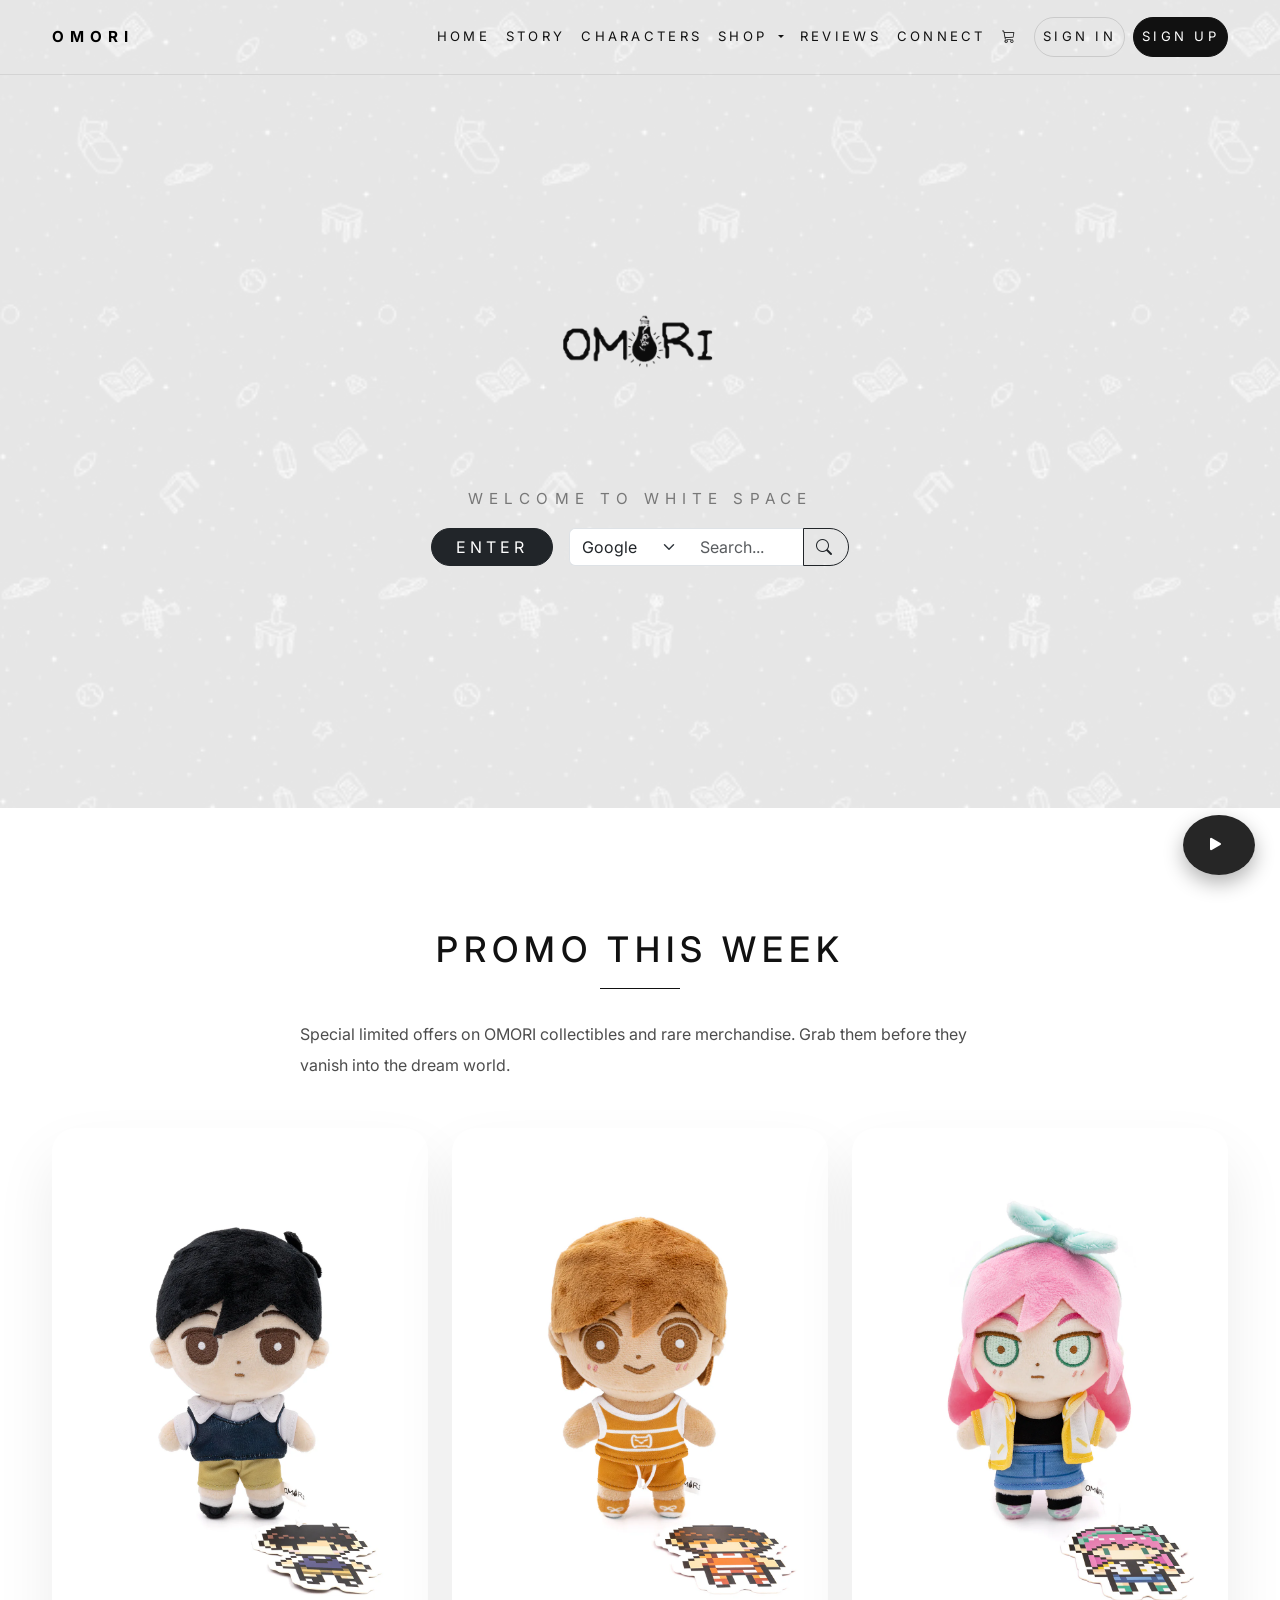
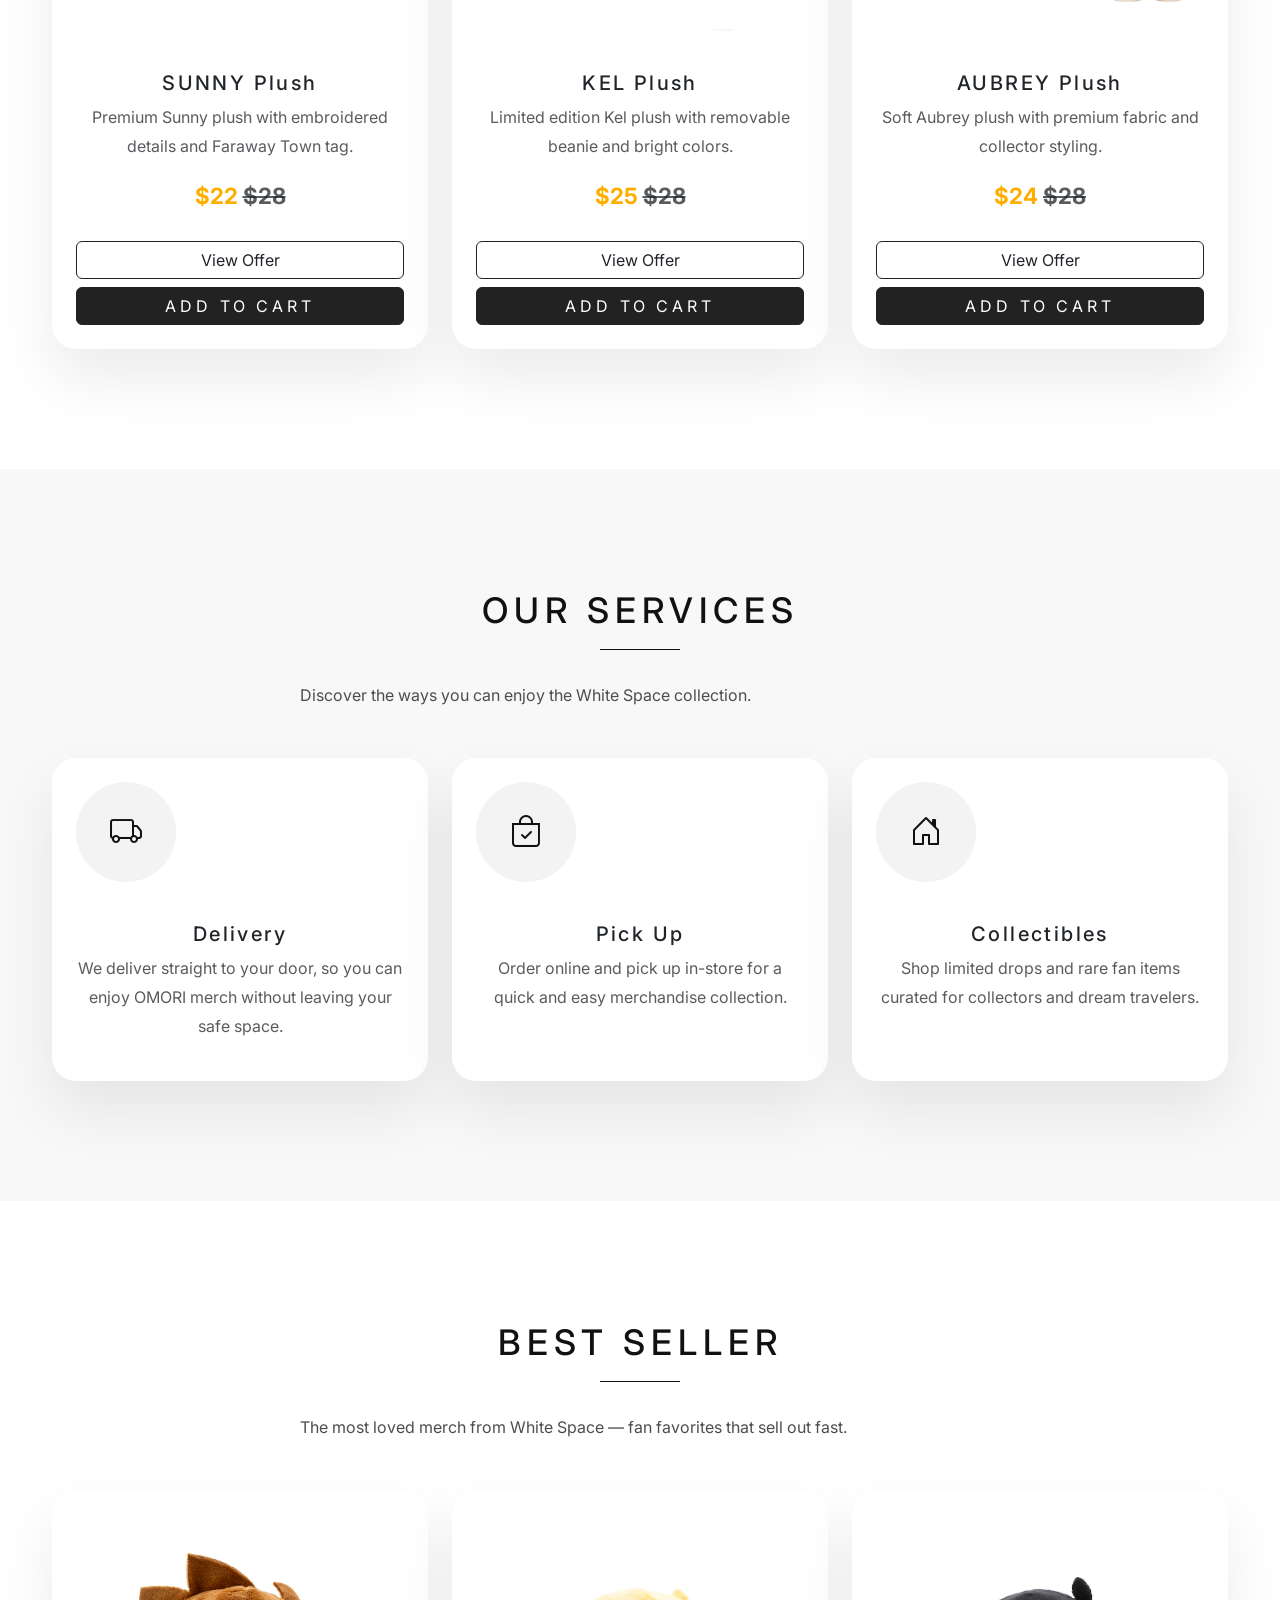
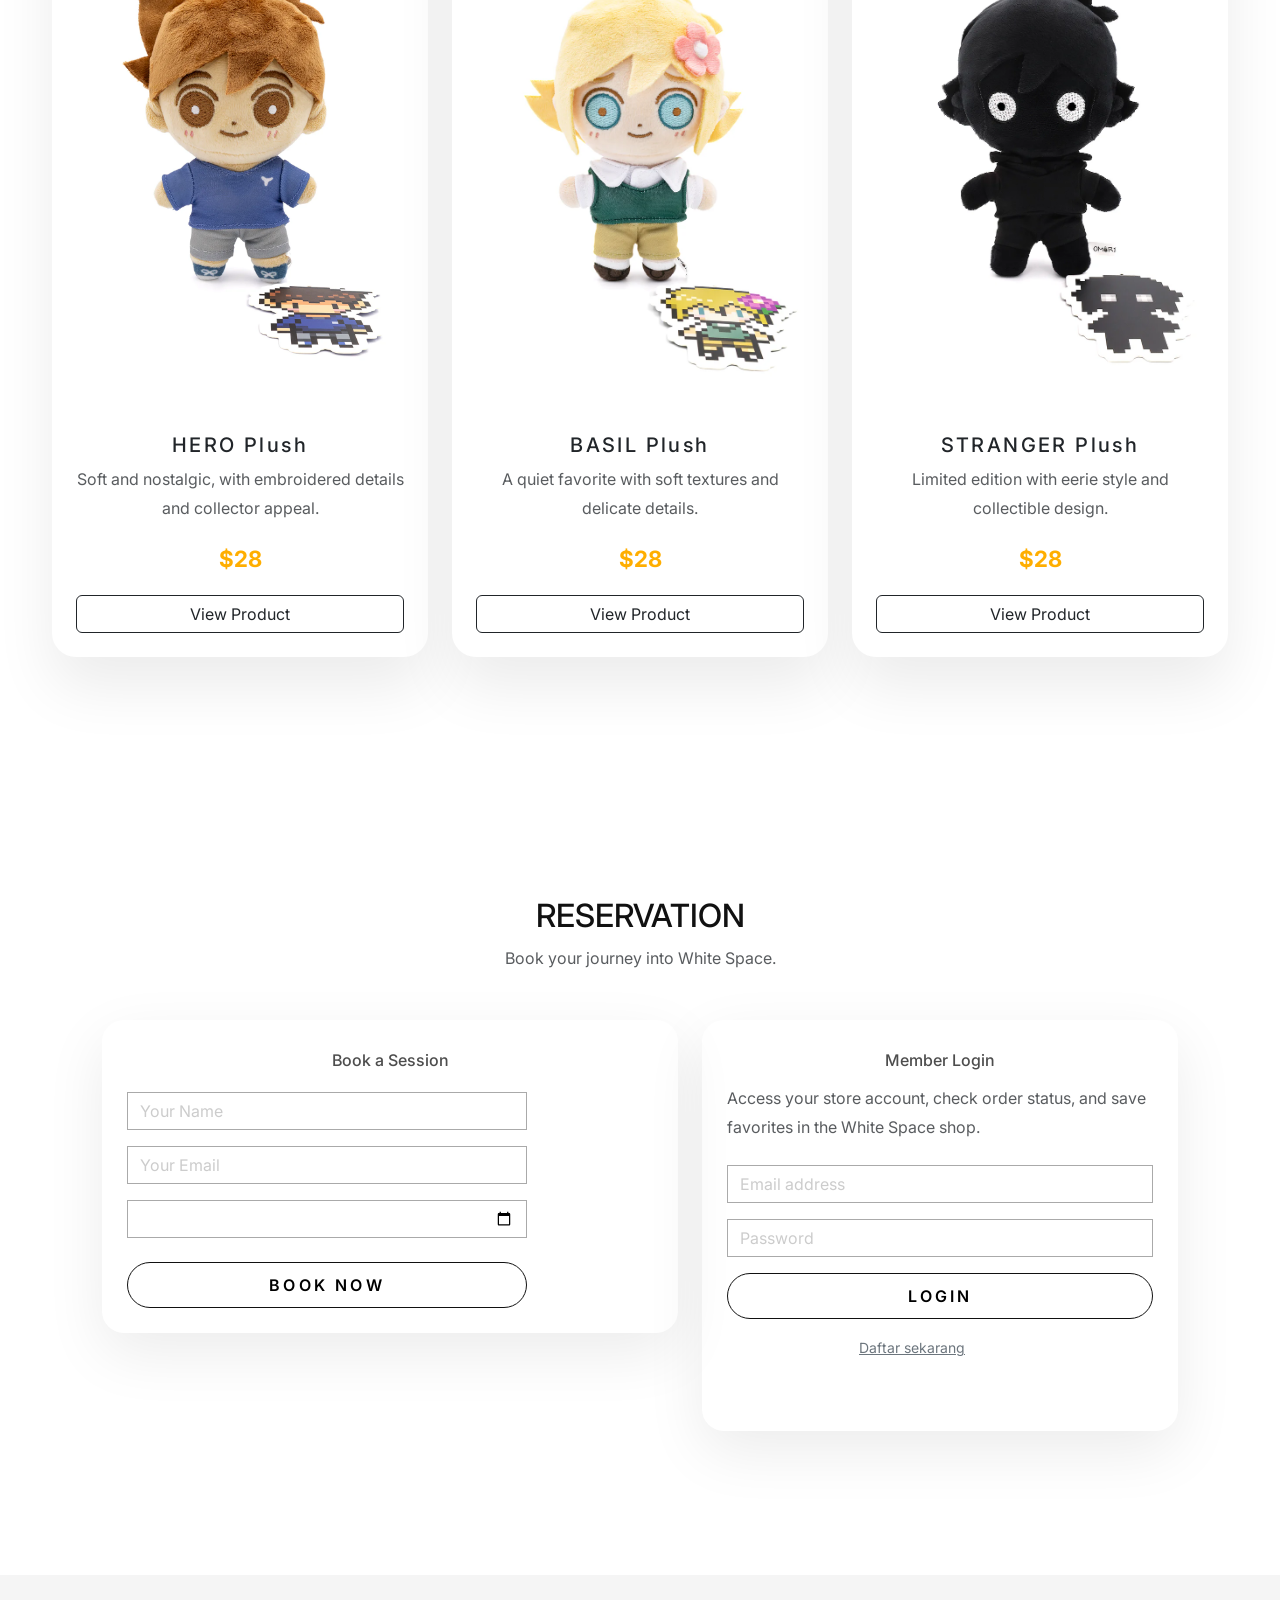
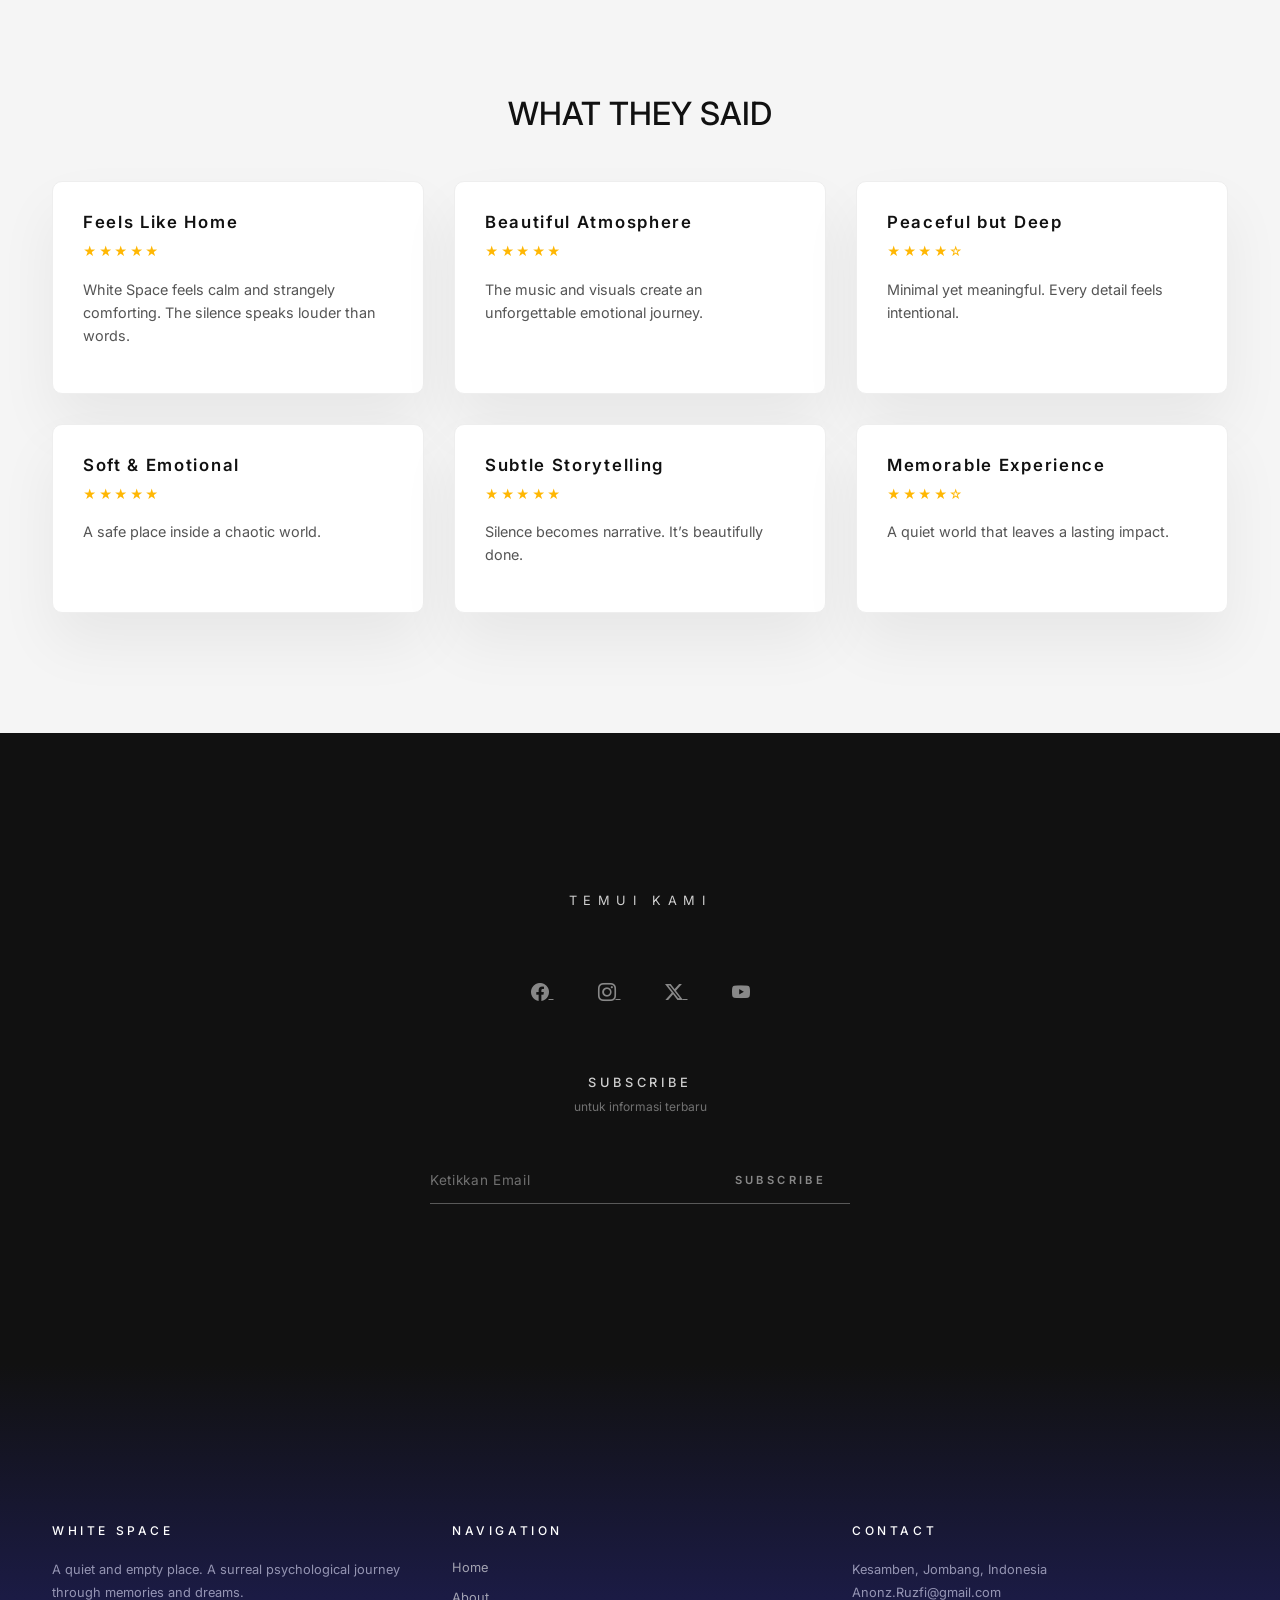
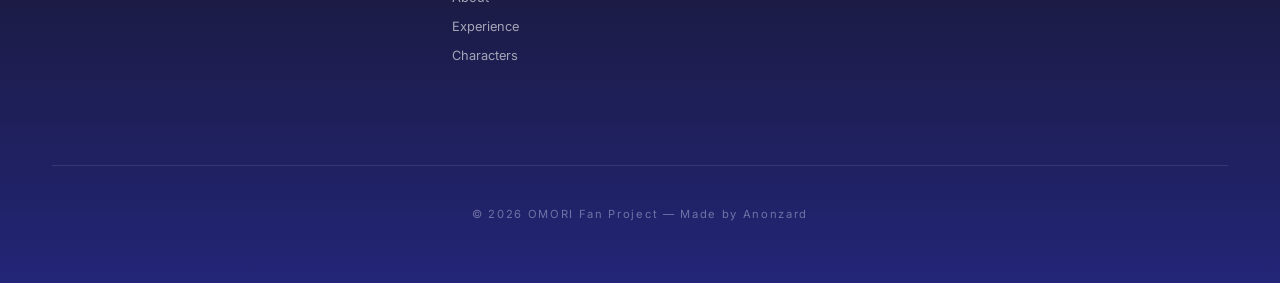
<file: index.html>
<!doctype html>
<html lang="en">
<head>
  <meta charset="UTF-8">
  <title>OMORI</title>
  <meta name="viewport" content="width=device-width, initial-scale=1">

  <link href="https://cdn.jsdelivr.net/npm/bootstrap@5.3.3/dist/css/bootstrap.min.css" rel="stylesheet">
  <link href="https://cdn.jsdelivr.net/npm/bootstrap-icons/font/bootstrap-icons.css" rel="stylesheet">
  <link href="https://cdn.jsdelivr.net/npm/bootstrap-icons@1.11.3/font/bootstrap-icons.css" rel="stylesheet">
  <link rel="stylesheet" href="css/style.css">
</head>
<body>

<!-- NAVBAR -->
<nav id="mainNav" class="navbar navbar-expand-lg fixed-top">
  <div class="container">
    <a class="navbar-brand" href="#">OMORI</a>

    <button class="navbar-toggler" type="button" data-bs-toggle="collapse" data-bs-target="#omoriNav">
      <span class="navbar-toggler-icon"></span>
    </button>

    <div class="collapse navbar-collapse" id="omoriNav">
      <ul class="navbar-nav ms-auto">

        <li class="nav-item">
          <a class="nav-link" href="#home">Home</a>
        </li>

        <li class="nav-item">
          <a class="nav-link" href="#about">Story</a>
        </li>

        <li class="nav-item">
          <a class="nav-link" href="#characters">Characters</a>
        </li>

        <li class="nav-item dropdown">
          <a class="nav-link dropdown-toggle" href="#" id="shopDropdown" role="button" data-bs-toggle="dropdown">
            Shop
          </a>
          <ul class="dropdown-menu" aria-labelledby="shopDropdown">
            <li><a class="dropdown-item" href="product.html">Merchandise</a></li>
            <li><a class="dropdown-item" href="promo.html">Promo</a></li>
          </ul>
        </li>

        <li class="nav-item">
          <a class="nav-link" href="#review">Reviews</a>
        </li>

        <li class="nav-item">
          <a class="nav-link" href="#connect">Connect</a>
        </li>

        <li class="nav-item cart-icon">
          <a class="nav-link" href="cart.html">
            <i class="bi bi-cart3"></i>
            <span class="cart-count" id="cartCount">0</span>
          </a>
        </li>
        <li class="nav-item">
          <a class="nav-link btn-signin" href="signin.html">Sign In</a>
        </li>
        <li class="nav-item">
          <a class="nav-link btn-signup" href="signup.html">Sign Up</a>
        </li>

      </ul>
    </div>
  </div>
</nav>


<!-- HERO WITH PARALLAX -->
<section id="home" class="hero parallax fade">
  <div class="hero-content text-center">
    
    <img src="img/logo.png" class="hero-logo">
    <p class="hero-sub">WELCOME TO WHITE SPACE</p>

    <!-- Enter + Search Wrapper -->
    <div class="d-flex justify-content-center align-items-center gap-3 flex-wrap mt-3">

      <!-- ENTER BUTTON -->
      <button id="enterBtn" class="btn btn-dark px-4">
        ENTER
      </button>

      <!-- SEARCH -->
      <div class="input-group hero-search">
        <form id="heroSearchForm" target="_blank" class="input-group hero-search">

        <select id="searchEngine" class="form-select">
          <option value="google">Google</option>
          <option value="youtube">YouTube</option>
          <option value="site">White Space</option>
        </select>

        <input 
          type="text" 
          id="searchQuery"
          class="form-control" 
          placeholder="Search..."
          required
        >

        <button class="btn btn-outline-dark" type="submit">
          <i class="bi bi-search"></i>
        </button>

        </form>
      </div>

    </div>

  </div>
</section>


<!-- PROMO THIS WEEK -->
<section id="promo" class="section promo-section fade">
  <div class="container">
    <h2 class="section-title">Promo This Week</h2>
    <p class="section-subtitle">
      Special limited offers on OMORI collectibles and rare merchandise. Grab them before they vanish into the dream world.
    </p>

    <div class="row g-4 justify-content-center">
      <div class="col-md-4">
        <div class="card promo-card h-100 p-4 text-center">
          <img src="img/march-sunny.png" class="card-img-top mb-4" alt="SUNNY Plush">
          <h5 class="card-title">SUNNY Plush</h5>
          <p class="card-text text-muted mb-3">Premium Sunny plush with embroidered details and Faraway Town tag.</p>
          <p class="product-price mb-4">$22 <span class="text-decoration-line-through text-muted">$28</span></p>
          <div class="d-grid gap-2">
            <a href="detail-sunny.html" class="btn btn-outline-dark">View Offer</a>
            <button class="btn btn-dark btn-add-cart" data-product="sunny">Add to Cart</button>
          </div>
        </div>
      </div>

      <div class="col-md-4">
        <div class="card promo-card h-100 p-4 text-center">
          <img src="img/march-kel.png" class="card-img-top mb-4" alt="KEL Plush">
          <h5 class="card-title">KEL Plush</h5>
          <p class="card-text text-muted mb-3">Limited edition Kel plush with removable beanie and bright colors.</p>
          <p class="product-price mb-4">$25 <span class="text-decoration-line-through text-muted">$28</span></p>
          <div class="d-grid gap-2">
            <a href="detail-kel.html" class="btn btn-outline-dark">View Offer</a>
            <button class="btn btn-dark btn-add-cart" data-product="kel">Add to Cart</button>
          </div>
        </div>
      </div>

      <div class="col-md-4">
        <div class="card promo-card h-100 p-4 text-center">
          <img src="img/march-aubrey.png" class="card-img-top mb-4" alt="AUBREY Plush">
          <h5 class="card-title">AUBREY Plush</h5>
          <p class="card-text text-muted mb-3">Soft Aubrey plush with premium fabric and collector styling.</p>
          <p class="product-price mb-4">$24 <span class="text-decoration-line-through text-muted">$28</span></p>
          <div class="d-grid gap-2">
            <a href="detail-aubrey.html" class="btn btn-outline-dark">View Offer</a>
            <button class="btn btn-dark btn-add-cart" data-product="aubrey">Add to Cart</button>
          </div>
        </div>
      </div>
    </div>
  </div>
</section>

<!-- OUR SERVICES -->
<section id="services" class="section services-section bg-light fade">
  <div class="container">
    <h2 class="section-title">Our Services</h2>
    <p class="section-subtitle">Discover the ways you can enjoy the White Space collection.</p>

    <div class="row g-4 justify-content-center">
      <div class="col-md-4">
        <div class="card service-card h-100 p-4 text-center">
          <div class="icon-service mb-4"><i class="bi bi-truck fs-2"></i></div>
          <h5>Delivery</h5>
          <p class="text-muted">We deliver straight to your door, so you can enjoy OMORI merch without leaving your safe space.</p>
        </div>
      </div>
      <div class="col-md-4">
        <div class="card service-card h-100 p-4 text-center">
          <div class="icon-service mb-4"><i class="bi bi-bag-check fs-2"></i></div>
          <h5>Pick Up</h5>
          <p class="text-muted">Order online and pick up in-store for a quick and easy merchandise collection.</p>
        </div>
      </div>
      <div class="col-md-4">
        <div class="card service-card h-100 p-4 text-center">
          <div class="icon-service mb-4"><i class="bi bi-house-door fs-2"></i></div>
          <h5>Collectibles</h5>
          <p class="text-muted">Shop limited drops and rare fan items curated for collectors and dream travelers.</p>
        </div>
      </div>
    </div>
  </div>
</section>

<!-- BEST SELLER -->
<section id="best-seller" class="section best-seller fade">
  <div class="container">
    <h2 class="section-title">Best Seller</h2>
    <p class="section-subtitle">The most loved merch from White Space — fan favorites that sell out fast.</p>

    <div class="row g-4 justify-content-center">
      <div class="col-sm-6 col-lg-4">
        <div class="card promo-card h-100 p-4 text-center">
          <img src="img/march-hero.png" class="card-img-top mb-4" alt="HERO Plush">
          <h5 class="card-title">HERO Plush</h5>
          <p class="card-text text-muted mb-3">Soft and nostalgic, with embroidered details and collector appeal.</p>
          <p class="product-price mb-3">$28</p>
          <a href="detail-hero.html" class="btn btn-outline-dark">View Product</a>
        </div>
      </div>
      <div class="col-sm-6 col-lg-4">
        <div class="card promo-card h-100 p-4 text-center">
          <img src="img/march-basil.png" class="card-img-top mb-4" alt="BASIL Plush">
          <h5 class="card-title">BASIL Plush</h5>
          <p class="card-text text-muted mb-3">A quiet favorite with soft textures and delicate details.</p>
          <p class="product-price mb-3">$28</p>
          <a href="detail-basil.html" class="btn btn-outline-dark">View Product</a>
        </div>
      </div>
      <div class="col-sm-6 col-lg-4">
        <div class="card promo-card h-100 p-4 text-center">
          <img src="img/march-omori_plushies_stranger_front.png" class="card-img-top mb-4" alt="STRANGER Plush">
          <h5 class="card-title">STRANGER Plush</h5>
          <p class="card-text text-muted mb-3">Limited edition with eerie style and collectible design.</p>
          <p class="product-price mb-3">$28</p>
          <a href="detail-stranger.html" class="btn btn-outline-dark">View Product</a>
        </div>
      </div>
    </div>
  </div>
</section>

<!-- RESERVATION SECTION -->
<section id="reservation" class="section fade">
  <div class="container">
    <div class="text-center mb-5">
      <h2>RESERVATION</h2>
      <p class="text-muted">
        Book your journey into White Space.
      </p>
    </div>

    <div class="row justify-content-center align-items-start gx-4">
      <div class="col-lg-6 mb-4">
        <div class="card reservation-card p-4">
          <h3 class="section-subtitle mb-3">Book a Session</h3>
          <form class="reservation-form">
            <input type="text" class="form-control mb-3 minimalist-input" placeholder="Your Name">
            <input type="email" class="form-control mb-3 minimalist-input" placeholder="Your Email">
            <input type="date" class="form-control mb-4 minimalist-input">
            <button class="minimal-btn w-100">BOOK NOW</button>
          </form>
        </div>
      </div>

      <div class="col-lg-5 mb-4">
        <div class="card login-card p-4">
          <h3 class="section-subtitle mb-2">Member Login</h3>
          <p class="text-muted mb-4">
            Access your store account, check order status, and save favorites in the White Space shop.
          </p>
          <form id="loginForm" class="login-form">
            <input type="email" class="form-control mb-3 minimalist-input" placeholder="Email address" required>
            <input type="password" class="form-control mb-3 minimalist-input" placeholder="Password" required>
            <button type="submit" class="minimal-btn w-100">LOGIN</button>
          </form>
          <div class="login-footer mt-3">
            <p class="small mb-1">Belum punya akun? <a href="product.html" class="link-secondary">Daftar sekarang</a></p>
            <p class="small">Atau masuk dengan akun toko resmi White Space.</p>
          </div>
        </div>
      </div>
    </div>
  </div>
</section>

<!-- REVIEW SECTION -->
<section id="review" class="section review-section fade">
  <div class="container text-center">
    <h2 class="mb-5">WHAT THEY SAID</h2>

    <div class="review-grid">

      <div class="review-card">
        <h6>Feels Like Home</h6>
        <div class="stars">★★★★★</div>
        <p>
          White Space feels calm and strangely comforting.
          The silence speaks louder than words.
        </p>
      </div>

      <div class="review-card">
        <h6>Beautiful Atmosphere</h6>
        <div class="stars">★★★★★</div>
        <p>
          The music and visuals create an unforgettable
          emotional journey.
        </p>
      </div>

      <div class="review-card">
        <h6>Peaceful but Deep</h6>
        <div class="stars">★★★★☆</div>
        <p>
          Minimal yet meaningful. Every detail feels intentional.
        </p>
      </div>

      <div class="review-card">
        <h6>Soft & Emotional</h6>
        <div class="stars">★★★★★</div>
        <p>
          A safe place inside a chaotic world.
        </p>
      </div>

      <div class="review-card">
        <h6>Subtle Storytelling</h6>
        <div class="stars">★★★★★</div>
        <p>
          Silence becomes narrative. It’s beautifully done.
        </p>
      </div>

      <div class="review-card">
        <h6>Memorable Experience</h6>
        <div class="stars">★★★★☆</div>
        <p>
          A quiet world that leaves a lasting impact.
        </p>
      </div>

    </div>
  </div>
</section>

<!-- SUBCRIBER SECTION -->
<section id="connect" class="connect-section">
  <div class="container text-center">

    <h5 class="connect-title">TEMUI KAMI</h5>

    <div class="social-icons">
      <a href="https://www.facebook.com/AnonzRuzfi" target="_blank">
        <i class="bi bi-facebook"></i>
      </a>

      <a href="https://www.instagram.com/yusril.ard/" target="_blank">
        <i class="bi bi-instagram"></i>
      </a>

      <a href="https://x.com/YRuzfi" target="_blank">
        <i class="bi bi-twitter-x"></i>
      </a>

      <a href="https://www.youtube.com/@amatiran7903" target="_blank">
        <i class="bi bi-youtube"></i>
      </a>
    </div>
    <h6 class="subscribe-title">SUBSCRIBE</h6>
    <p class="subscribe-sub">untuk informasi terbaru</p>

    <div class="subscribe-box">
      <input type="email" placeholder="Ketikkan Email">
      <button>Subscribe</button>
    </div>

  </div>
</section>

<!-- FOOTER -->
<footer class="omori-footer">
  <div class="container">

    <div class="row text-start">

      <!-- KOLOM 1 -->
      <div class="col-md-4 mb-4">
        <h6 class="footer-title">WHITE SPACE</h6>
        <p class="footer-desc">
          A quiet and empty place.
          A surreal psychological journey through memories and dreams.
        </p>
      </div>

      <!-- KOLOM 2 -->
      <div class="col-md-4 mb-4">
        <h6 class="footer-title">NAVIGATION</h6>
        <ul class="footer-links">
          <li><a href="#home">Home</a></li>
          <li><a href="#about">About</a></li>
          <li><a href="#experience">Experience</a></li>
          <li><a href="#characters">Characters</a></li>
        </ul>
      </div>

      <!-- KOLOM 3 -->
      <div class="col-md-4 mb-4">
        <h6 class="footer-title">CONTACT</h6>
        <p class="footer-contact">
          Kesamben, Jombang, Indonesia<br>
          Anonz.Ruzfi@gmail.com
        </p>
      </div>

    </div>

    <div class="footer-line"></div>

    <div class="text-center footer-bottom">
      © 2026 OMORI Fan Project — Made by Anonzard
    </div>

  </div>
</footer>

<!-- AUDIO & SCRIPTS -->
<audio id="bgMusic" loop>
  <source src="audio/ambience.mp3" type="audio/mp3">
</audio>

<div class="music-control">
  <button id="musicBtn">
    <i class="bi bi-play-fill"></i>
  </button>
</div>
<script src="https://cdn.jsdelivr.net/npm/bootstrap@5.3.3/dist/js/bootstrap.bundle.min.js"></script>
<script src="js/script.js"></script>
<script src="js/cart.js"></script>

</body>
</html>
</file>
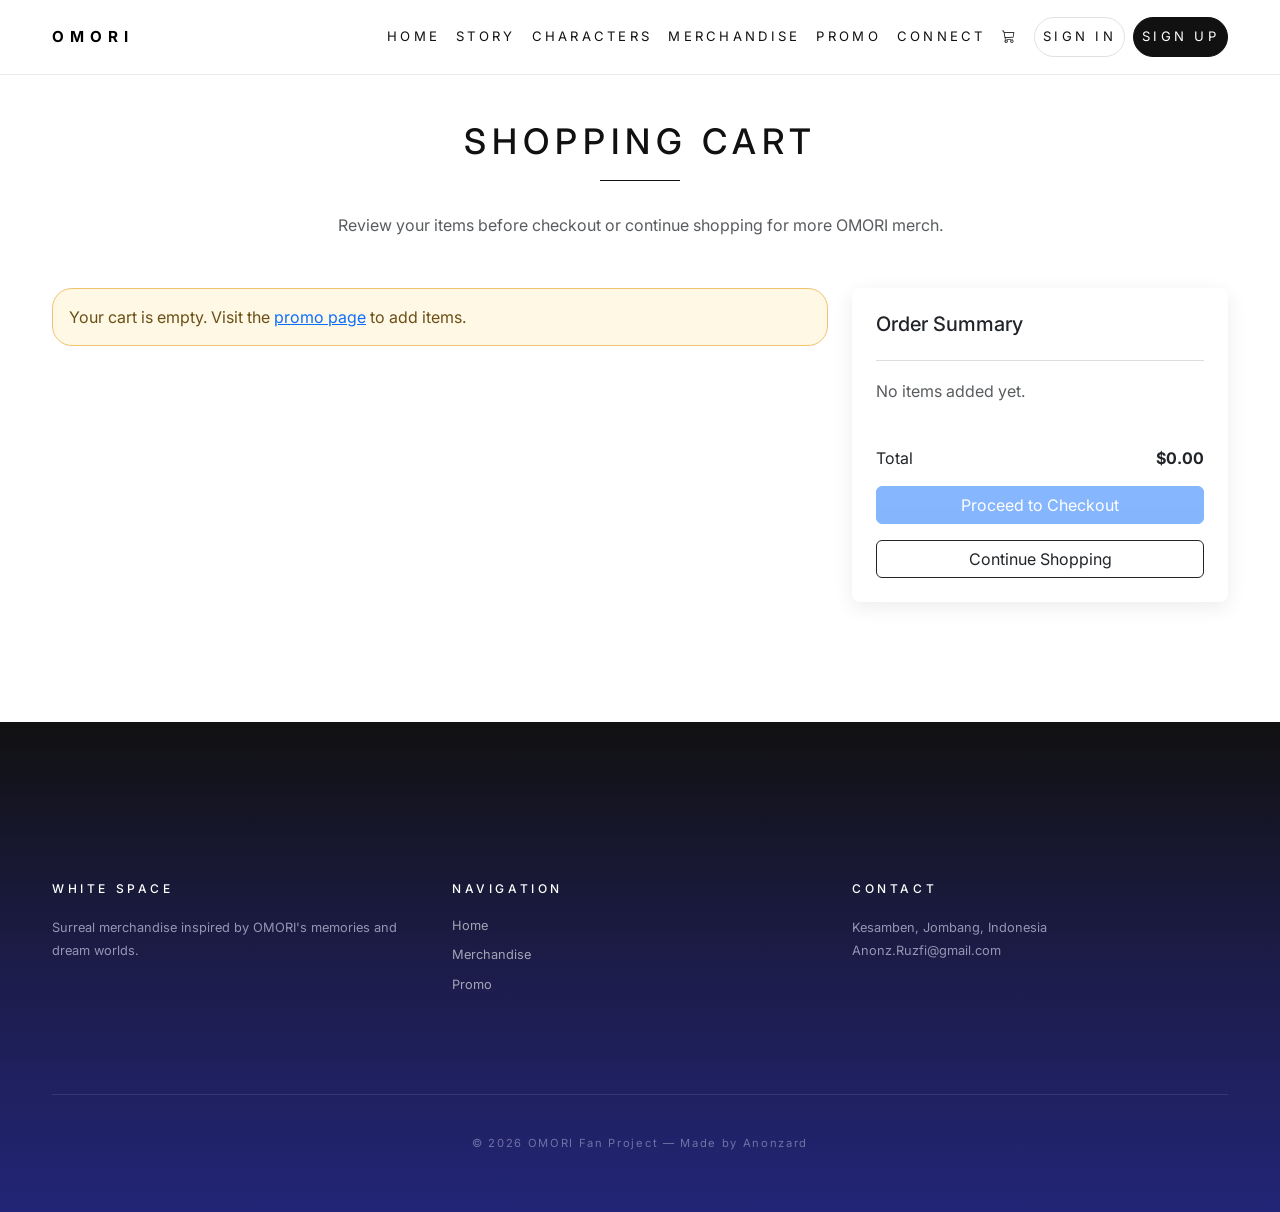
<file: cart.html>
<!doctype html>
<html lang="en">
<head>
  <meta charset="UTF-8">
  <title>OMORI Cart</title>
  <meta name="viewport" content="width=device-width, initial-scale=1">
  <link href="https://cdn.jsdelivr.net/npm/bootstrap@5.3.3/dist/css/bootstrap.min.css" rel="stylesheet">
  <link href="https://cdn.jsdelivr.net/npm/bootstrap-icons/font/bootstrap-icons.css" rel="stylesheet">
  <link rel="stylesheet" href="css/style.css">
</head>
<body>

<!-- NAVBAR -->
<nav id="mainNav" class="navbar navbar-expand-lg fixed-top">
  <div class="container">
    <a class="navbar-brand" href="index.html">OMORI</a>
    <button class="navbar-toggler" type="button" data-bs-toggle="collapse" data-bs-target="#omoriNav">
      <span class="navbar-toggler-icon"></span>
    </button>
    <div class="collapse navbar-collapse" id="omoriNav">
      <ul class="navbar-nav ms-auto">
        <li class="nav-item"><a class="nav-link" href="index.html#home">Home</a></li>
        <li class="nav-item"><a class="nav-link" href="index.html#about">Story</a></li>
        <li class="nav-item"><a class="nav-link" href="index.html#characters">Characters</a></li>
        <li class="nav-item"><a class="nav-link" href="product.html">Merchandise</a></li>
        <li class="nav-item"><a class="nav-link" href="promo.html">Promo</a></li>
        <li class="nav-item"><a class="nav-link" href="index.html#connect">Connect</a></li>
        <li class="nav-item cart-icon">
          <a class="nav-link" href="cart.html">
            <i class="bi bi-cart3"></i>
            <span class="cart-count" id="cartCount">0</span>
          </a>
        </li>
        <li class="nav-item">
          <a class="nav-link btn-signin" href="signin.html">Sign In</a>
        </li>
        <li class="nav-item">
          <a class="nav-link btn-signup" href="signup.html">Sign Up</a>
        </li>
      </ul>
    </div>
  </div>
</nav>

<!-- SHOPPING CART -->
<section class="section">
  <div class="container">
    <div class="text-center mb-5">
      <h2 class="section-title">Shopping Cart</h2>
      <p class="text-muted">Review your items before checkout or continue shopping for more OMORI merch.</p>
    </div>

    <div class="row gx-4">
      <div class="col-lg-8">
        <div class="cart-items"></div>
        <div class="alert alert-secondary cart-empty" role="alert" style="display:none;">
          Your cart is empty. Visit the <a href="promo.html">promo page</a> to add items.
        </div>
      </div>
      <div class="col-lg-4">
        <div class="card product-card p-4">
          <h5 class="mb-4">Order Summary</h5>
          <div class="order-summary-list"></div>
          <div class="cart-summary mt-4">
            <div class="d-flex justify-content-between mb-3">
              <span>Total</span>
              <strong class="order-total">$0.00</strong>
            </div>
            <a href="checkout.html" class="btn btn-primary w-100 checkout-button">Proceed to Checkout</a>
            <a href="promo.html" class="btn btn-outline-dark w-100 mt-3">Continue Shopping</a>
          </div>
        </div>
      </div>
    </div>
  </div>
</section>

<!-- FOOTER -->
<footer class="omori-footer">
  <div class="container">
    <div class="row text-start">
      <div class="col-md-4 mb-4">
        <h6 class="footer-title">WHITE SPACE</h6>
        <p class="footer-desc">Surreal merchandise inspired by OMORI's memories and dream worlds.</p>
      </div>
      <div class="col-md-4 mb-4">
        <h6 class="footer-title">NAVIGATION</h6>
        <ul class="footer-links">
          <li><a href="index.html">Home</a></li>
          <li><a href="product.html">Merchandise</a></li>
          <li><a href="promo.html">Promo</a></li>
        </ul>
      </div>
      <div class="col-md-4 mb-4">
        <h6 class="footer-title">CONTACT</h6>
        <p class="footer-contact">Kesamben, Jombang, Indonesia<br>Anonz.Ruzfi@gmail.com</p>
      </div>
    </div>
    <div class="footer-line"></div>
    <div class="text-center footer-bottom">© 2026 OMORI Fan Project — Made by Anonzard</div>
  </div>
</footer>

<!-- SCRIPTS -->
<script src="https://cdn.jsdelivr.net/npm/bootstrap@5.3.3/dist/js/bootstrap.bundle.min.js"></script>
<script src="js/cart.js"></script>
</body>
</html>
</file>
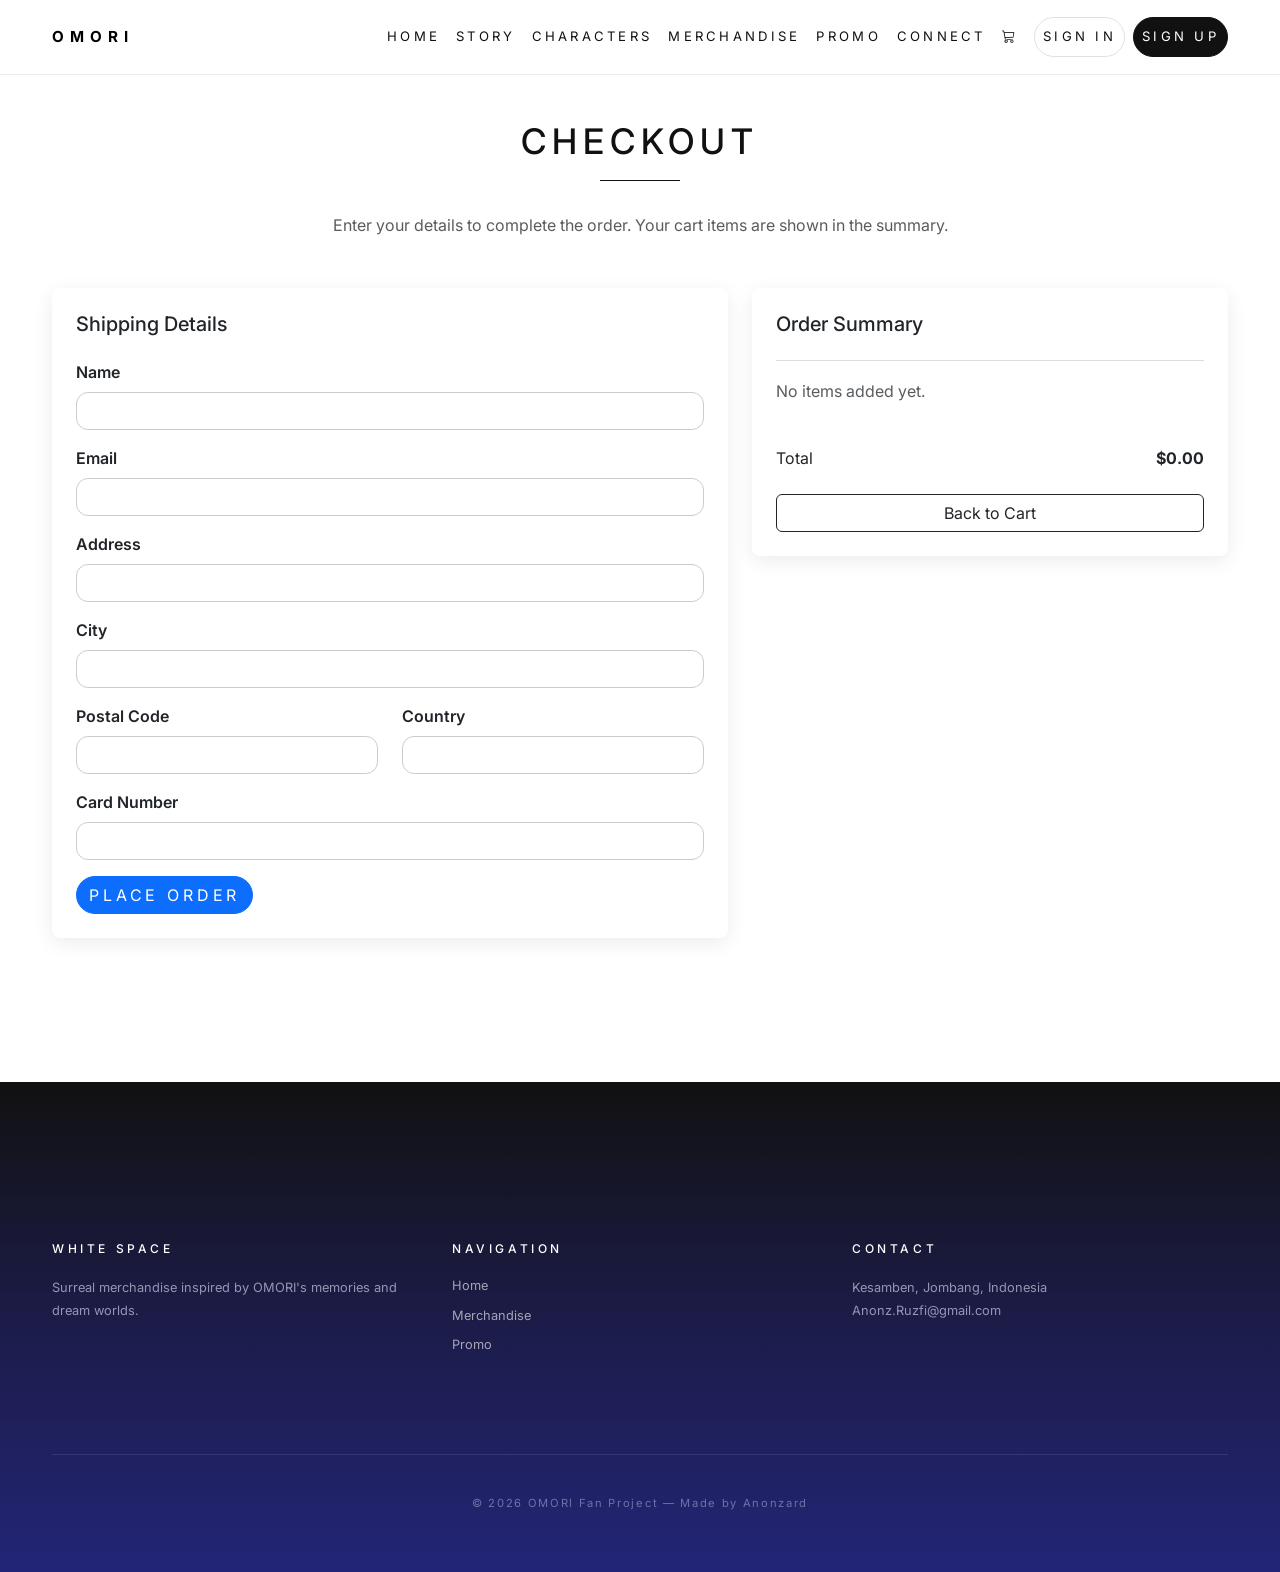
<file: checkout.html>
<!doctype html>
<html lang="en">
<head>
  <meta charset="UTF-8">
  <title>OMORI Checkout</title>
  <meta name="viewport" content="width=device-width, initial-scale=1">
  <link href="https://cdn.jsdelivr.net/npm/bootstrap@5.3.3/dist/css/bootstrap.min.css" rel="stylesheet">
  <link href="https://cdn.jsdelivr.net/npm/bootstrap-icons/font/bootstrap-icons.css" rel="stylesheet">
  <link rel="stylesheet" href="css/style.css">
</head>
<body>

<!-- NAVBAR -->
<nav id="mainNav" class="navbar navbar-expand-lg fixed-top">
  <div class="container">
    <a class="navbar-brand" href="index.html">OMORI</a>
    <button class="navbar-toggler" type="button" data-bs-toggle="collapse" data-bs-target="#omoriNav">
      <span class="navbar-toggler-icon"></span>
    </button>
    <div class="collapse navbar-collapse" id="omoriNav">
      <ul class="navbar-nav ms-auto">
        <li class="nav-item"><a class="nav-link" href="index.html#home">Home</a></li>
        <li class="nav-item"><a class="nav-link" href="index.html#about">Story</a></li>
        <li class="nav-item"><a class="nav-link" href="index.html#characters">Characters</a></li>
        <li class="nav-item"><a class="nav-link" href="product.html">Merchandise</a></li>
        <li class="nav-item"><a class="nav-link" href="promo.html">Promo</a></li>
        <li class="nav-item"><a class="nav-link" href="index.html#connect">Connect</a></li>
        <li class="nav-item cart-icon">
          <a class="nav-link" href="cart.html">
            <i class="bi bi-cart3"></i>
            <span class="cart-count" id="cartCount">0</span>
          </a>
        </li>
        <li class="nav-item">
          <a class="nav-link btn-signin" href="signin.html">Sign In</a>
        </li>
        <li class="nav-item">
          <a class="nav-link btn-signup" href="signup.html">Sign Up</a>
        </li>
      </ul>
    </div>
  </div>
</nav>

<!-- CHECKOUT FORM -->
<section class="section">
  <div class="container">
    <div class="text-center mb-5">
      <h2 class="section-title">Checkout</h2>
      <p class="text-muted">Enter your details to complete the order. Your cart items are shown in the summary.</p>
    </div>

    <div class="row gx-4">
      <div class="col-lg-7">
        <div class="card product-card p-4 mb-4">
          <h5 class="mb-4">Shipping Details</h5>
          <form class="checkout-form">
            <div class="mb-3">
              <label class="form-label">Name</label>
              <input type="text" class="form-control" name="name" required>
            </div>
            <div class="mb-3">
              <label class="form-label">Email</label>
              <input type="email" class="form-control" name="email" required>
            </div>
            <div class="mb-3">
              <label class="form-label">Address</label>
              <input type="text" class="form-control" name="address" required>
            </div>
            <div class="mb-3">
              <label class="form-label">City</label>
              <input type="text" class="form-control" name="city" required>
            </div>
            <div class="row">
              <div class="col-md-6 mb-3">
                <label class="form-label">Postal Code</label>
                <input type="text" class="form-control" name="postal" required>
              </div>
              <div class="col-md-6 mb-3">
                <label class="form-label">Country</label>
                <input type="text" class="form-control" name="country" required>
              </div>
            </div>
            <div class="mb-3">
              <label class="form-label">Card Number</label>
              <input type="text" class="form-control" name="card" required>
            </div>
            <button type="submit" class="btn btn-primary">Place Order</button>
          </form>
          <div class="alert alert-success mt-4 checkout-success" role="alert" style="display:none;">
            Order completed! Thank you for shopping in White Space.
          </div>
        </div>
      </div>

      <div class="col-lg-5">
        <div class="card product-card p-4">
          <h5 class="mb-4">Order Summary</h5>
          <div class="order-summary-list"></div>
          <div class="d-flex justify-content-between mt-4">
            <span>Total</span>
            <strong class="order-total">$0.00</strong>
          </div>
          <a href="cart.html" class="btn btn-outline-dark w-100 mt-4">Back to Cart</a>
        </div>
      </div>
    </div>
  </div>
</section>

<!-- FOOTER -->
<footer class="omori-footer">
  <div class="container">
    <div class="row text-start">
      <div class="col-md-4 mb-4">
        <h6 class="footer-title">WHITE SPACE</h6>
        <p class="footer-desc">Surreal merchandise inspired by OMORI's memories and dream worlds.</p>
      </div>
      <div class="col-md-4 mb-4">
        <h6 class="footer-title">NAVIGATION</h6>
        <ul class="footer-links">
          <li><a href="index.html">Home</a></li>
          <li><a href="product.html">Merchandise</a></li>
          <li><a href="promo.html">Promo</a></li>
        </ul>
      </div>
      <div class="col-md-4 mb-4">
        <h6 class="footer-title">CONTACT</h6>
        <p class="footer-contact">Kesamben, Jombang, Indonesia<br>Anonz.Ruzfi@gmail.com</p>
      </div>
    </div>
    <div class="footer-line"></div>
    <div class="text-center footer-bottom">© 2026 OMORI Fan Project — Made by Anonzard</div>
  </div>
</footer>

<!-- SCRIPTS -->
<script src="https://cdn.jsdelivr.net/npm/bootstrap@5.3.3/dist/js/bootstrap.bundle.min.js"></script>
<script src="js/cart.js"></script>
</body>
</html>
</file>
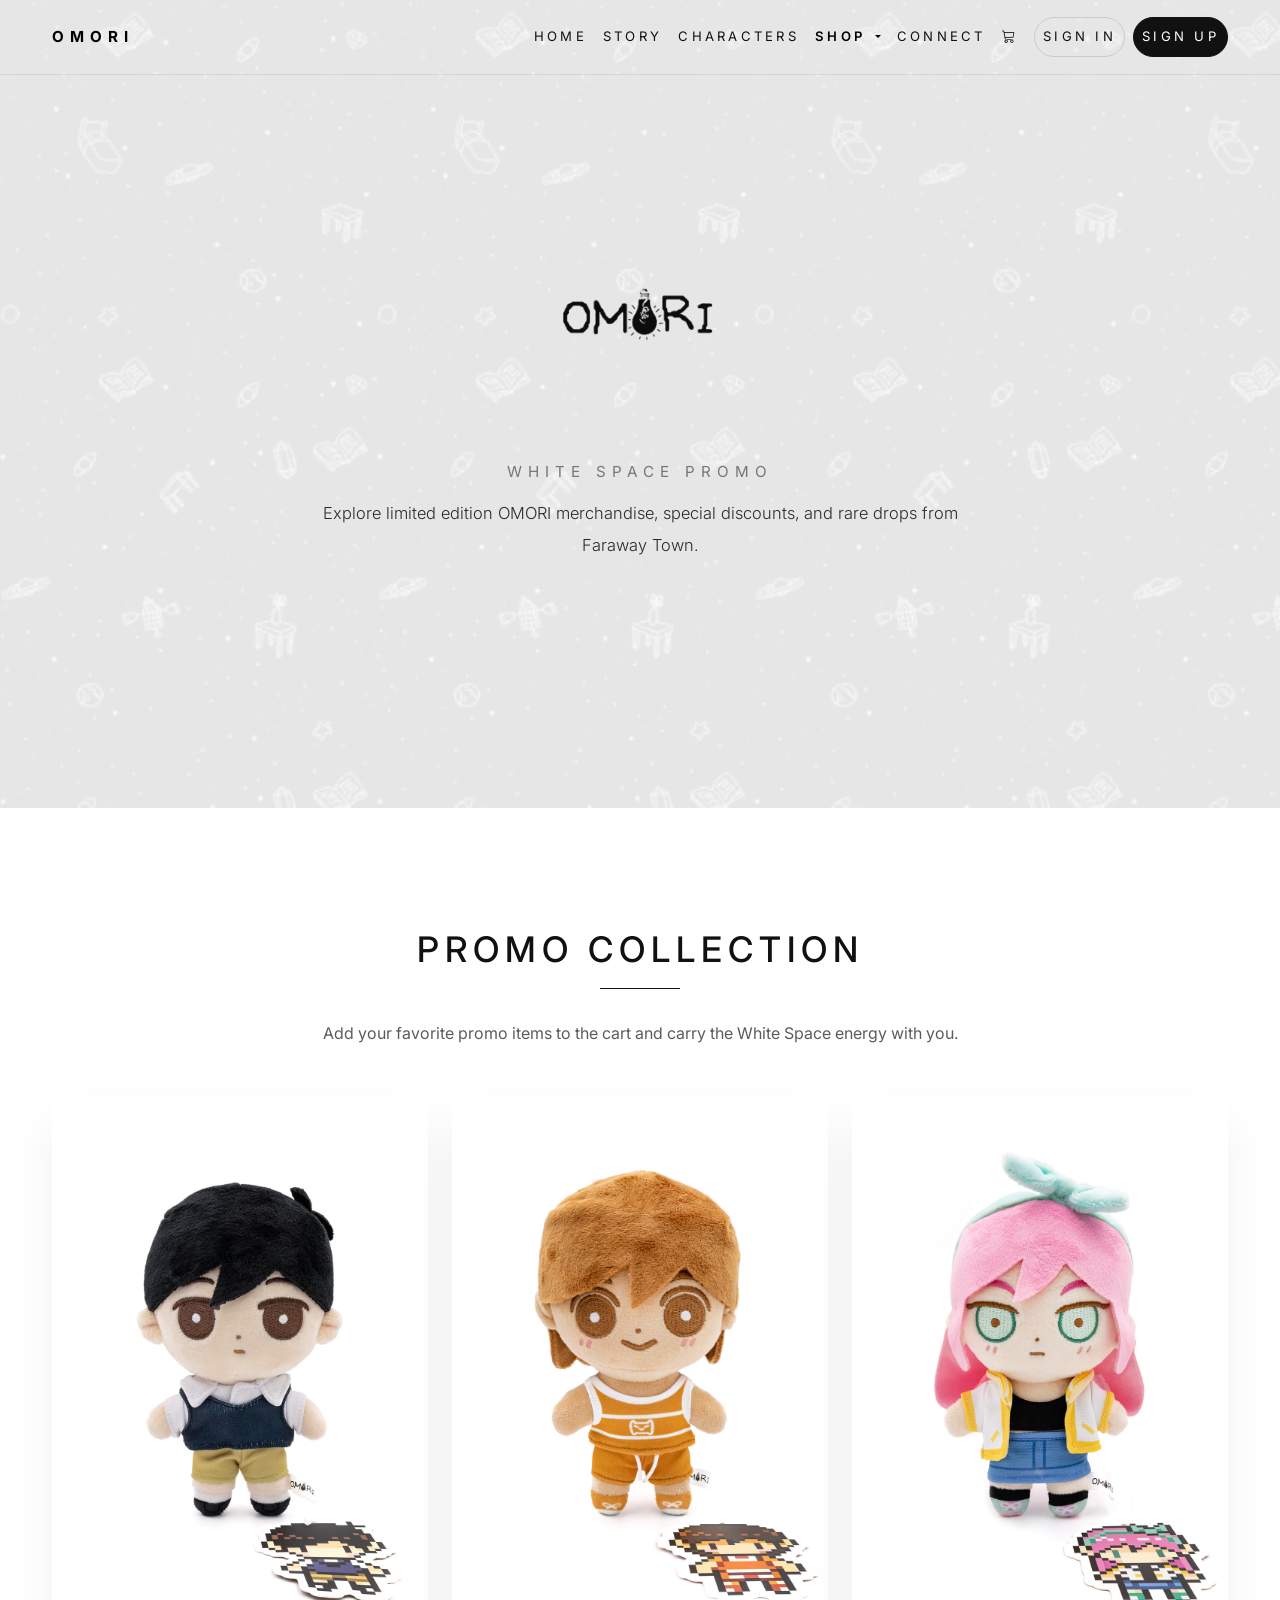
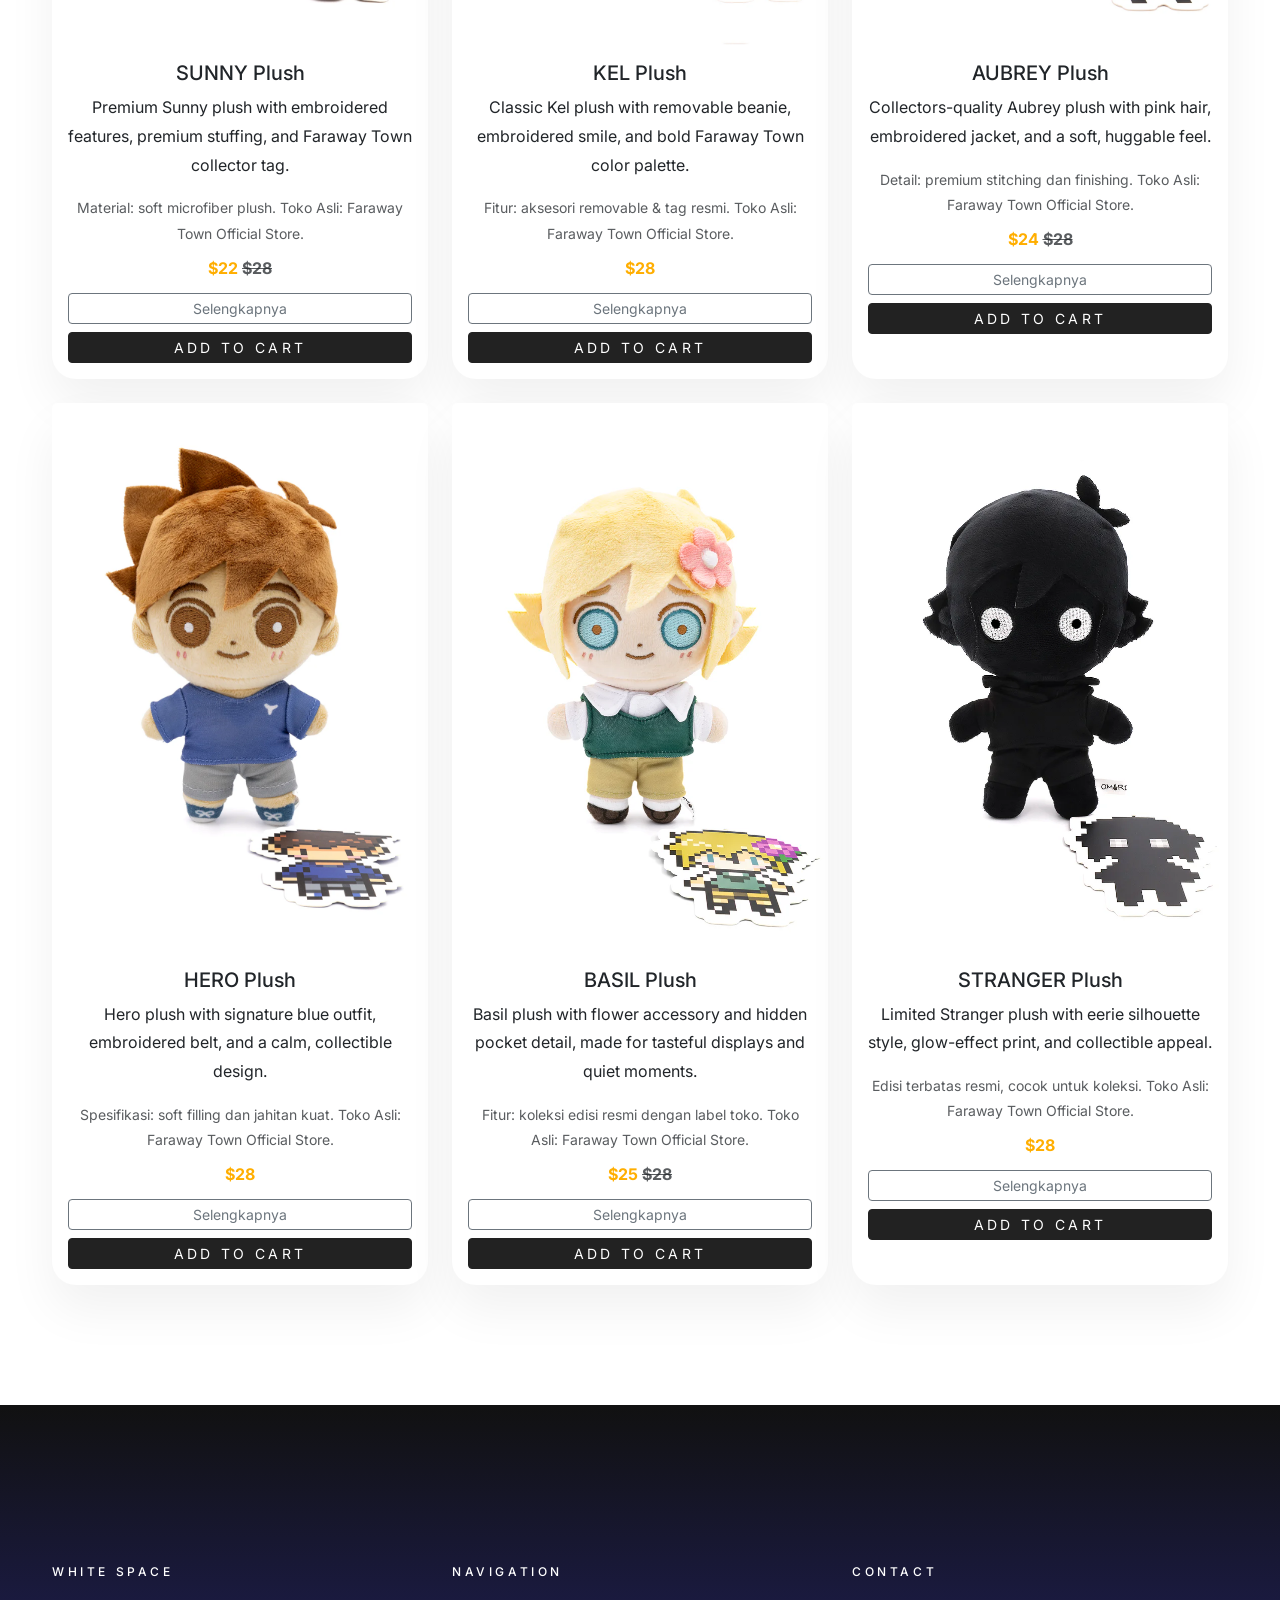
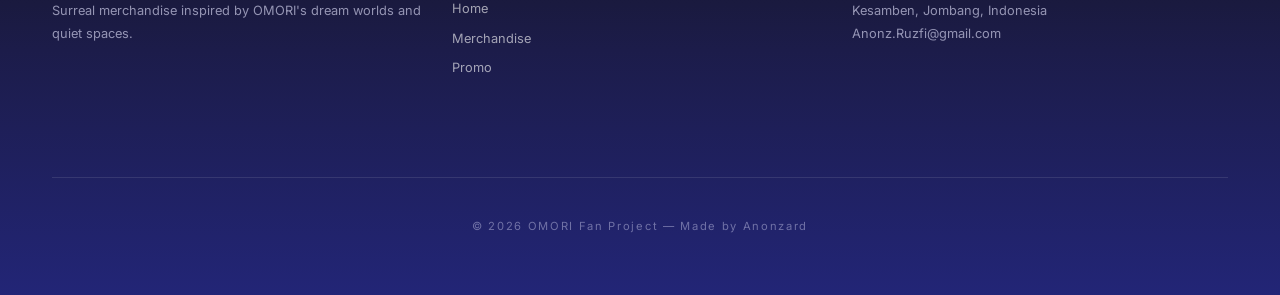
<file: promo.html>
﻿<!doctype html>
<html lang="en">
<head>
  <meta charset="UTF-8">
  <title>OMORI Promo</title>
  <meta name="viewport" content="width=device-width, initial-scale=1">
  <link href="https://cdn.jsdelivr.net/npm/bootstrap@5.3.3/dist/css/bootstrap.min.css" rel="stylesheet">
  <link href="https://cdn.jsdelivr.net/npm/bootstrap-icons/font/bootstrap-icons.css" rel="stylesheet">
  <link rel="stylesheet" href="css/style.css">
</head>
<body>

<!-- NAVBAR -->
<nav id="mainNav" class="navbar navbar-expand-lg fixed-top">
  <div class="container">
    <a class="navbar-brand" href="index.html">OMORI</a>
    <button class="navbar-toggler" type="button" data-bs-toggle="collapse" data-bs-target="#omoriNav">
      <span class="navbar-toggler-icon"></span>
    </button>
    <div class="collapse navbar-collapse" id="omoriNav">
      <ul class="navbar-nav ms-auto">
        <li class="nav-item"><a class="nav-link" href="index.html#home">Home</a></li>
        <li class="nav-item"><a class="nav-link" href="index.html#about">Story</a></li>
        <li class="nav-item"><a class="nav-link" href="index.html#characters">Characters</a></li>
        <li class="nav-item dropdown">
          <a class="nav-link dropdown-toggle active" href="#" id="shopDropdown" role="button" data-bs-toggle="dropdown">
            Shop
          </a>
          <ul class="dropdown-menu" aria-labelledby="shopDropdown">
            <li><a class="dropdown-item" href="product.html">Merchandise</a></li>
            <li><a class="dropdown-item active" href="promo.html">Promo</a></li>
          </ul>
        </li>
        <li class="nav-item"><a class="nav-link" href="index.html#connect">Connect</a></li>
        <li class="nav-item cart-icon">
          <a class="nav-link" href="cart.html">
            <i class="bi bi-cart3"></i>
            <span class="cart-count" id="cartCount">0</span>
          </a>
        </li>
        <li class="nav-item">
          <a class="nav-link btn-signin" href="signin.html">Sign In</a>
        </li>
        <li class="nav-item">
          <a class="nav-link btn-signup" href="signup.html">Sign Up</a>
        </li>
      </ul>
    </div>
  </div>
</nav>


<!-- HERO -->
<section class="hero parallax fade">
  <div class="hero-content text-center">
    <img src="img/logo.png" class="hero-logo" alt="OMORI Logo">
    <p class="hero-sub">WHITE SPACE PROMO</p>
    <p class="lead">Explore limited edition OMORI merchandise, special discounts, and rare drops from Faraway Town.</p>
  </div>
</section>


<!-- PROMO COLLECTION -->
<section class="section">
  <div class="container">
    <div class="text-center mb-5">
      <h2 class="section-title">Promo Collection</h2>
      <p class="text-muted">Add your favorite promo items to the cart and carry the White Space energy with you.</p>
    </div>

    <div class="row g-4">
      <div class="col-md-6 col-lg-4">
        <div class="card hovered-card h-100 text-center">
          <img src="img/march-sunny.png" class="card-img-top" alt="SUNNY Plush">
          <div class="card-body">
            <h5 class="card-title">SUNNY Plush</h5>
            <p class="card-text">Premium Sunny plush with embroidered features, premium stuffing, and Faraway Town collector tag.</p>
            <p class="card-text small text-muted mb-2">Material: soft microfiber plush. Toko Asli: Faraway Town Official Store.</p>
            <p class="product-price">$22 <span class="text-decoration-line-through text-muted">$28</span></p>
            <div class="d-grid gap-2">
              <a href="detail/detail-sunny.html" class="btn btn-sm btn-outline-secondary">Selengkapnya</a>
              <button class="btn btn-add-cart btn-sm" data-product="sunny">Add to Cart</button>
            </div>
          </div>
        </div>
      </div>

      <div class="col-md-6 col-lg-4">
        <div class="card hovered-card h-100 text-center">
          <img src="img/march-kel.png" class="card-img-top" alt="KEL Plush">
          <div class="card-body">
            <h5 class="card-title">KEL Plush</h5>
            <p class="card-text">Classic Kel plush with removable beanie, embroidered smile, and bold Faraway Town color palette.</p>
            <p class="card-text small text-muted mb-2">Fitur: aksesori removable & tag resmi. Toko Asli: Faraway Town Official Store.</p>
            <p class="product-price">$28</p>
            <div class="d-grid gap-2">
              <a href="detail/detail-kel.html" class="btn btn-sm btn-outline-secondary">Selengkapnya</a>
              <button class="btn btn-add-cart btn-sm" data-product="kel">Add to Cart</button>
            </div>
          </div>
        </div>
      </div>

      <div class="col-md-6 col-lg-4">
        <div class="card hovered-card h-100 text-center">
          <img src="img/march-aubrey.png" class="card-img-top" alt="AUBREY Plush">
          <div class="card-body">
            <h5 class="card-title">AUBREY Plush</h5>
            <p class="card-text">Collectors-quality Aubrey plush with pink hair, embroidered jacket, and a soft, huggable feel.</p>
            <p class="card-text small text-muted mb-2">Detail: premium stitching dan finishing. Toko Asli: Faraway Town Official Store.</p>
            <p class="product-price">$24 <span class="text-decoration-line-through text-muted">$28</span></p>
            <div class="d-grid gap-2">
              <a href="detail/detail-aubrey.html" class="btn btn-sm btn-outline-secondary">Selengkapnya</a>
              <button class="btn btn-add-cart btn-sm" data-product="aubrey">Add to Cart</button>
            </div>
          </div>
        </div>
      </div>

      <div class="col-md-6 col-lg-4">
        <div class="card hovered-card h-100 text-center">
          <img src="img/march-hero.png" class="card-img-top" alt="HERO Plush">
          <div class="card-body">
            <h5 class="card-title">HERO Plush</h5>
            <p class="card-text">Hero plush with signature blue outfit, embroidered belt, and a calm, collectible design.</p>
            <p class="card-text small text-muted mb-2">Spesifikasi: soft filling dan jahitan kuat. Toko Asli: Faraway Town Official Store.</p>
            <p class="product-price">$28</p>
            <div class="d-grid gap-2">
              <a href="detail/detail-hero.html" class="btn btn-sm btn-outline-secondary">Selengkapnya</a>
              <button class="btn btn-add-cart btn-sm" data-product="hero">Add to Cart</button>
            </div>
          </div>
        </div>
      </div>

      <div class="col-md-6 col-lg-4">
        <div class="card hovered-card h-100 text-center">
          <img src="img/march-basil.png" class="card-img-top" alt="BASIL Plush">
          <div class="card-body">
            <h5 class="card-title">BASIL Plush</h5>
            <p class="card-text">Basil plush with flower accessory and hidden pocket detail, made for tasteful displays and quiet moments.</p>
            <p class="card-text small text-muted mb-2">Fitur: koleksi edisi resmi dengan label toko. Toko Asli: Faraway Town Official Store.</p>
            <p class="product-price">$25 <span class="text-decoration-line-through text-muted">$28</span></p>
            <div class="d-grid gap-2">
              <a href="detail/detail-basil.html" class="btn btn-sm btn-outline-secondary">Selengkapnya</a>
              <button class="btn btn-add-cart btn-sm" data-product="basil">Add to Cart</button>
            </div>
          </div>
        </div>
      </div>

      <div class="col-md-6 col-lg-4">
        <div class="card hovered-card h-100 text-center">
          <img src="img/march-omori_plushies_stranger_front.png" class="card-img-top" alt="STRANGER Plush">
          <div class="card-body">
            <h5 class="card-title">STRANGER Plush</h5>
            <p class="card-text">Limited Stranger plush with eerie silhouette style, glow-effect print, and collectible appeal.</p>
            <p class="card-text small text-muted mb-2">Edisi terbatas resmi, cocok untuk koleksi. Toko Asli: Faraway Town Official Store.</p>
            <p class="product-price">$28</p>
            <div class="d-grid gap-2">
              <a href="detail/detail-stranger.html" class="btn btn-sm btn-outline-secondary">Selengkapnya</a>
              <button class="btn btn-add-cart btn-sm" data-product="stranger">Add to Cart</button>
            </div>
          </div>
        </div>
      </div>
    </div>
  </div>
</section>

<!-- FOOTER -->
<footer class="omori-footer">
  <div class="container">
    <div class="row text-start">
      <div class="col-md-4 mb-4">
        <h6 class="footer-title">WHITE SPACE</h6>
        <p class="footer-desc">Surreal merchandise inspired by OMORI's dream worlds and quiet spaces.</p>
      </div>
      <div class="col-md-4 mb-4">
        <h6 class="footer-title">NAVIGATION</h6>
        <ul class="footer-links">
          <li><a href="index.html">Home</a></li>
          <li><a href="product.html">Merchandise</a></li>
          <li><a href="promo.html">Promo</a></li>
        </ul>
      </div>
      <div class="col-md-4 mb-4">
        <h6 class="footer-title">CONTACT</h6>
        <p class="footer-contact">Kesamben, Jombang, Indonesia<br>Anonz.Ruzfi@gmail.com</p>
      </div>
    </div>
    <div class="footer-line"></div>
    <div class="text-center footer-bottom">© 2026 OMORI Fan Project — Made by Anonzard</div>
  </div>
</footer>

<script src="https://cdn.jsdelivr.net/npm/bootstrap@5.3.3/dist/js/bootstrap.bundle.min.js"></script>
<script src="js/script.js"></script>
<script src="js/cart.js"></script>
</body>
</html>
</file>
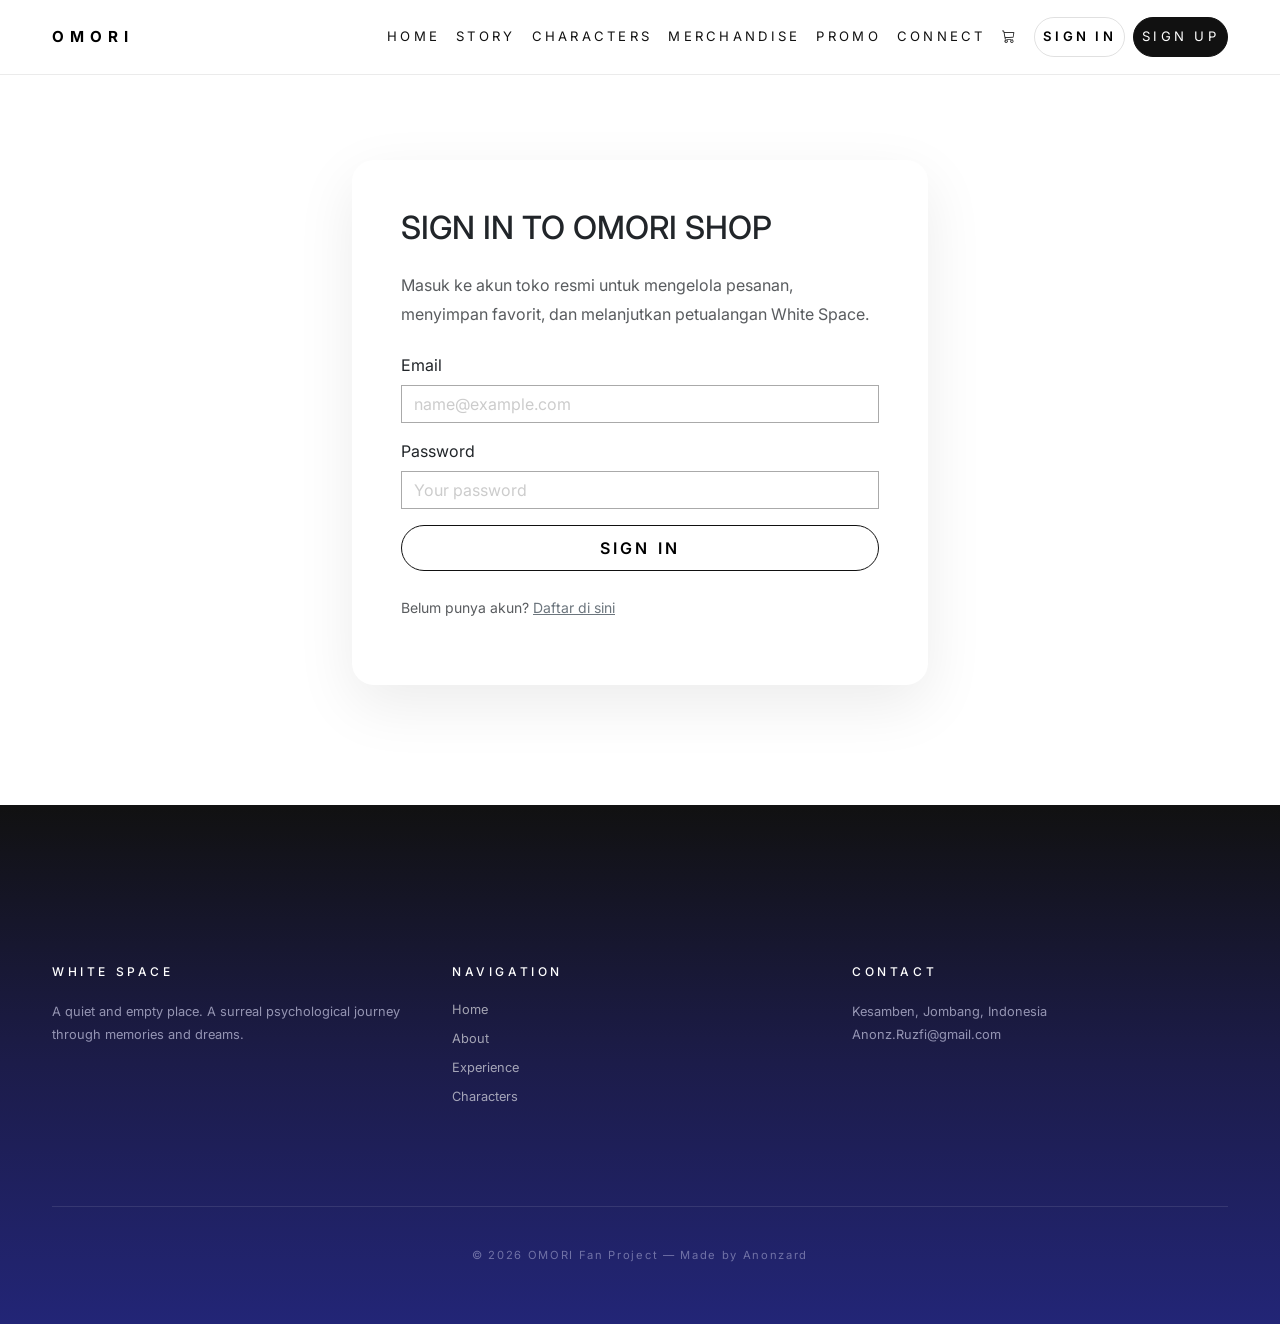
<file: signin.html>
<!doctype html>
<html lang="en">
<head>
  <meta charset="UTF-8">
  <title>OMORI Sign In</title>
  <meta name="viewport" content="width=device-width, initial-scale=1">

  <link href="https://cdn.jsdelivr.net/npm/bootstrap@5.3.3/dist/css/bootstrap.min.css" rel="stylesheet">
  <link href="https://cdn.jsdelivr.net/npm/bootstrap-icons/font/bootstrap-icons.css" rel="stylesheet">
  <link rel="stylesheet" href="css/style.css">
</head>
<body>

<!-- NAVBAR -->
<nav id="mainNav" class="navbar navbar-expand-lg fixed-top">
  <div class="container">
    <a class="navbar-brand" href="index.html">OMORI</a>
    <button class="navbar-toggler" type="button" data-bs-toggle="collapse" data-bs-target="#omoriNav">
      <span class="navbar-toggler-icon"></span>
    </button>
    <div class="collapse navbar-collapse" id="omoriNav">
      <ul class="navbar-nav ms-auto">
        <li class="nav-item"><a class="nav-link" href="index.html#home">Home</a></li>
        <li class="nav-item"><a class="nav-link" href="index.html#about">Story</a></li>
        <li class="nav-item"><a class="nav-link" href="index.html#characters">Characters</a></li>
        <li class="nav-item"><a class="nav-link" href="product.html">Merchandise</a></li>
        <li class="nav-item"><a class="nav-link" href="promo.html">Promo</a></li>
        <li class="nav-item"><a class="nav-link" href="index.html#connect">Connect</a></li>
        <li class="nav-item cart-icon">
          <a class="nav-link" href="cart.html">
            <i class="bi bi-cart3"></i>
            <span class="cart-count" id="cartCount">0</span>
          </a>
        </li>
        <li class="nav-item">
          <a class="nav-link btn-signin active" href="signin.html">Sign In</a>
        </li>
        <li class="nav-item">
          <a class="nav-link btn-signup" href="signup.html">Sign Up</a>
        </li>
      </ul>
    </div>
  </div>
</nav>

<!-- LOGIN FORM -->
<section class="section" style="padding-top: 160px;">
  <div class="container">
    <div class="row justify-content-center">
      <div class="col-lg-6">
        <div class="card login-card p-5">
          <h2 class="mb-4">Sign In to OMORI Shop</h2>
          <p class="text-muted mb-4">Masuk ke akun toko resmi untuk mengelola pesanan, menyimpan favorit, dan melanjutkan petualangan White Space.</p>

          <form id="signinForm" class="login-form">
            <div class="mb-3 text-start">
              <label class="form-label">Email</label>
              <input type="email" class="form-control minimalist-input" placeholder="name@example.com" required>
            </div>
            <div class="mb-3 text-start">
              <label class="form-label">Password</label>
              <input type="password" class="form-control minimalist-input" placeholder="Your password" required>
            </div>
            <button type="submit" class="minimal-btn w-100">Sign In</button>
          </form>

          <p class="mt-4 small text-muted">Belum punya akun? <a href="signup.html" class="link-secondary">Daftar di sini</a></p>
        </div>
      </div>
    </div>
  </div>
</section>

<!-- FOOTER -->
<footer class="omori-footer">
  <div class="container">

    <div class="row text-start">

      <!-- KOLOM 1 -->
      <div class="col-md-4 mb-4">
        <h6 class="footer-title">WHITE SPACE</h6>
        <p class="footer-desc">
          A quiet and empty place.
          A surreal psychological journey through memories and dreams.
        </p>
      </div>

      <!-- KOLOM 2 -->
      <div class="col-md-4 mb-4">
        <h6 class="footer-title">NAVIGATION</h6>
        <ul class="footer-links">
          <li><a href="#home">Home</a></li>
          <li><a href="#about">About</a></li>
          <li><a href="#experience">Experience</a></li>
          <li><a href="#characters">Characters</a></li>
        </ul>
      </div>

      <!-- KOLOM 3 -->
      <div class="col-md-4 mb-4">
        <h6 class="footer-title">CONTACT</h6>
        <p class="footer-contact">
          Kesamben, Jombang, Indonesia<br>
          Anonz.Ruzfi@gmail.com
        </p>
      </div>

    </div>

    <div class="footer-line"></div>

    <div class="text-center footer-bottom">
      © 2026 OMORI Fan Project — Made by Anonzard
    </div>

  </div>
</footer>


<!-- SCRIPTS -->
<script src="https://cdn.jsdelivr.net/npm/bootstrap@5.3.3/dist/js/bootstrap.bundle.min.js"></script>
<script src="js/script.js"></script>
<script src="js/cart.js"></script>
</body>
</html>
</file>
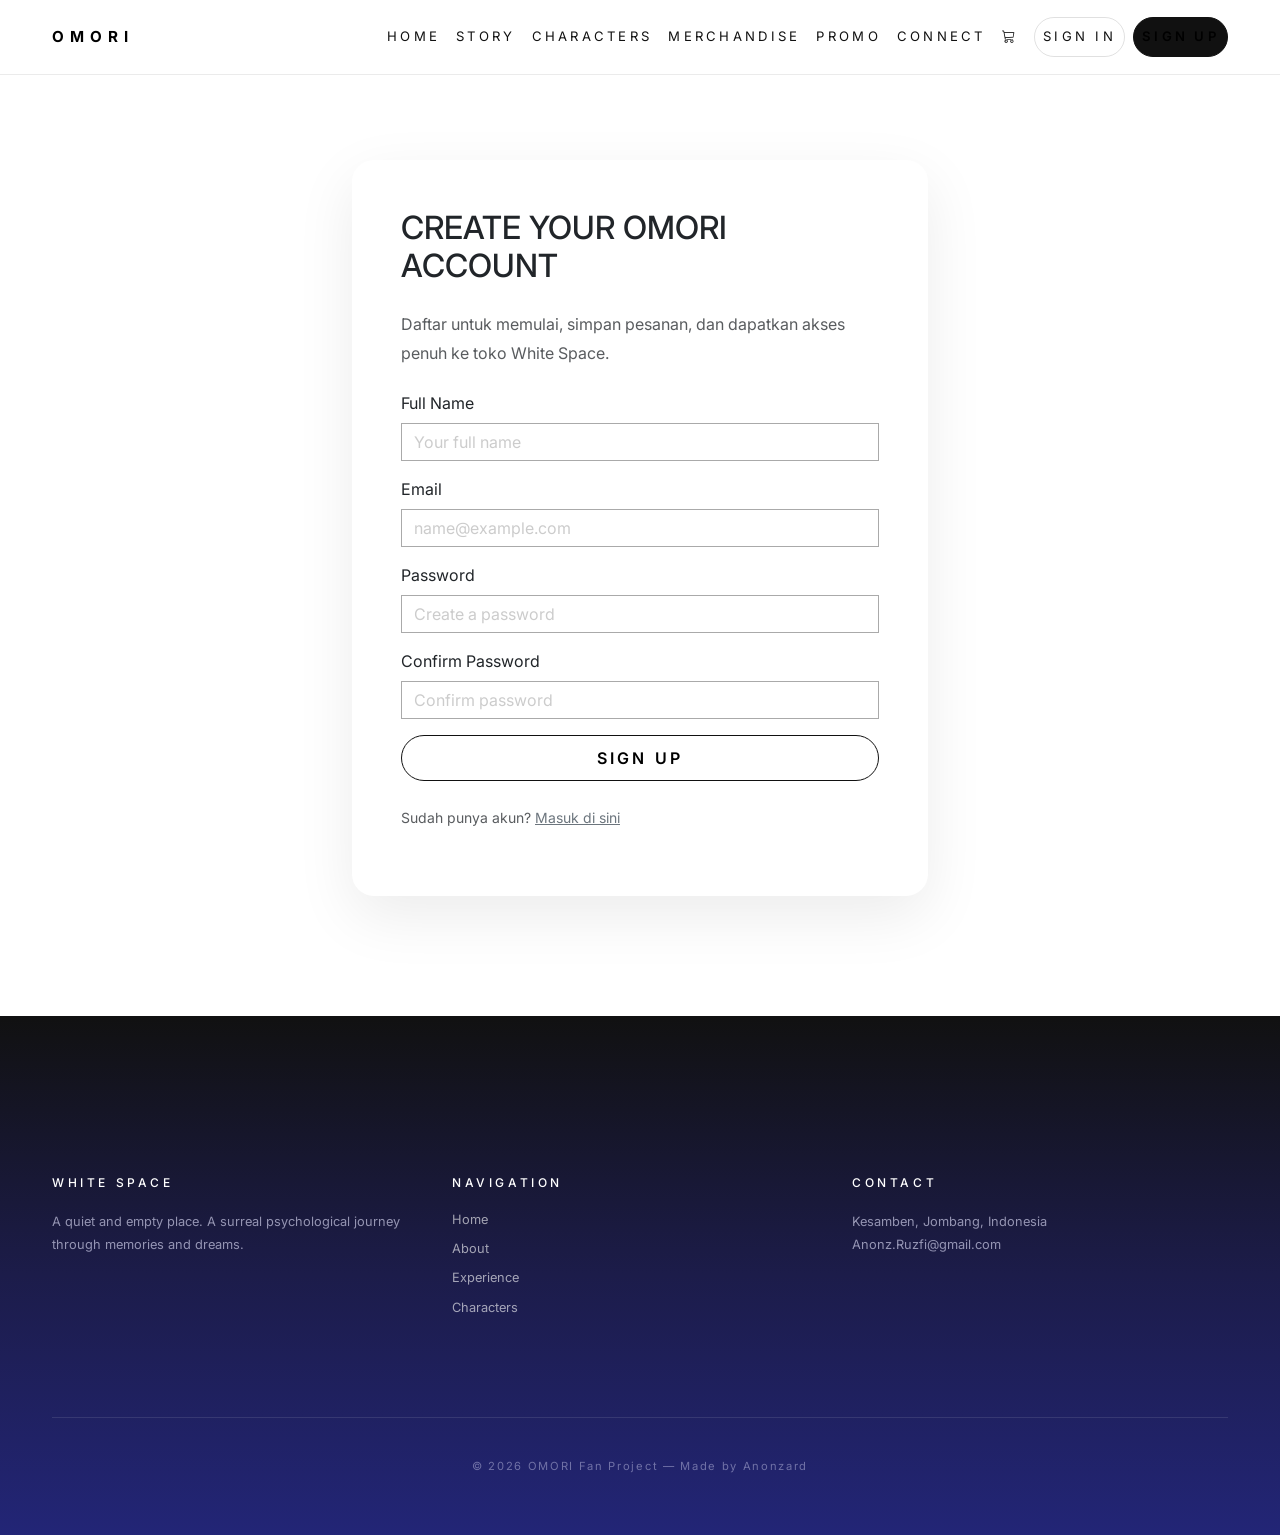
<file: signup.html>
<!doctype html>
<html lang="en">
<head>
  <meta charset="UTF-8">
  <title>OMORI Sign Up</title>
  <meta name="viewport" content="width=device-width, initial-scale=1">

  <link href="https://cdn.jsdelivr.net/npm/bootstrap@5.3.3/dist/css/bootstrap.min.css" rel="stylesheet">
  <link href="https://cdn.jsdelivr.net/npm/bootstrap-icons/font/bootstrap-icons.css" rel="stylesheet">
  <link rel="stylesheet" href="css/style.css">
</head>
<body>

<!-- NAVBAR -->
<nav id="mainNav" class="navbar navbar-expand-lg fixed-top">
  <div class="container">
    <a class="navbar-brand" href="index.html">OMORI</a>
    <button class="navbar-toggler" type="button" data-bs-toggle="collapse" data-bs-target="#omoriNav">
      <span class="navbar-toggler-icon"></span>
    </button>
    <div class="collapse navbar-collapse" id="omoriNav">
      <ul class="navbar-nav ms-auto">
        <li class="nav-item"><a class="nav-link" href="index.html#home">Home</a></li>
        <li class="nav-item"><a class="nav-link" href="index.html#about">Story</a></li>
        <li class="nav-item"><a class="nav-link" href="index.html#characters">Characters</a></li>
        <li class="nav-item"><a class="nav-link" href="product.html">Merchandise</a></li>
        <li class="nav-item"><a class="nav-link" href="promo.html">Promo</a></li>
        <li class="nav-item"><a class="nav-link" href="index.html#connect">Connect</a></li>
        <li class="nav-item cart-icon">
          <a class="nav-link" href="cart.html">
            <i class="bi bi-cart3"></i>
            <span class="cart-count" id="cartCount">0</span>
          </a>
        </li>
        <li class="nav-item">
          <a class="nav-link btn-signin" href="signin.html">Sign In</a>
        </li>
        <li class="nav-item">
          <a class="nav-link btn-signup active" href="signup.html">Sign Up</a>
        </li>
      </ul>
    </div>
  </div>
</nav>

<!-- REGISTRATION FORM -->
<section class="section" style="padding-top: 160px;">
  <div class="container">
    <div class="row justify-content-center">
      <div class="col-lg-6">
        <div class="card login-card p-5">
          <h2 class="mb-4">Create Your OMORI Account</h2>
          <p class="text-muted mb-4">Daftar untuk memulai, simpan pesanan, dan dapatkan akses penuh ke toko White Space.</p>

          <form id="signupForm" class="login-form">
            <div class="mb-3 text-start">
              <label class="form-label">Full Name</label>
              <input type="text" class="form-control minimalist-input" placeholder="Your full name" required>
            </div>
            <div class="mb-3 text-start">
              <label class="form-label">Email</label>
              <input type="email" class="form-control minimalist-input" placeholder="name@example.com" required>
            </div>
            <div class="mb-3 text-start">
              <label class="form-label">Password</label>
              <input type="password" class="form-control minimalist-input" placeholder="Create a password" required>
            </div>
            <div class="mb-3 text-start">
              <label class="form-label">Confirm Password</label>
              <input type="password" class="form-control minimalist-input" placeholder="Confirm password" required>
            </div>
            <button type="submit" class="minimal-btn w-100">Sign Up</button>
          </form>

          <p class="mt-4 small text-muted">Sudah punya akun? <a href="signin.html" class="link-secondary">Masuk di sini</a></p>
        </div>
      </div>
    </div>
  </div>
</section>

<!-- FOOTER -->
<footer class="omori-footer">
  <div class="container">

    <div class="row text-start">

      <!-- KOLOM 1 -->
      <div class="col-md-4 mb-4">
        <h6 class="footer-title">WHITE SPACE</h6>
        <p class="footer-desc">
          A quiet and empty place.
          A surreal psychological journey through memories and dreams.
        </p>
      </div>

      <!-- KOLOM 2 -->
      <div class="col-md-4 mb-4">
        <h6 class="footer-title">NAVIGATION</h6>
        <ul class="footer-links">
          <li><a href="#home">Home</a></li>
          <li><a href="#about">About</a></li>
          <li><a href="#experience">Experience</a></li>
          <li><a href="#characters">Characters</a></li>
        </ul>
      </div>

      <!-- KOLOM 3 -->
      <div class="col-md-4 mb-4">
        <h6 class="footer-title">CONTACT</h6>
        <p class="footer-contact">
          Kesamben, Jombang, Indonesia<br>
          Anonz.Ruzfi@gmail.com
        </p>
      </div>

    </div>

    <div class="footer-line"></div>

    <div class="text-center footer-bottom">
      © 2026 OMORI Fan Project — Made by Anonzard
    </div>

  </div>
</footer>


<!-- SCRIPTS -->
<script src="https://cdn.jsdelivr.net/npm/bootstrap@5.3.3/dist/js/bootstrap.bundle.min.js"></script>
<script src="js/script.js"></script>
<script src="js/cart.js"></script>
</body>
</html>
</file>
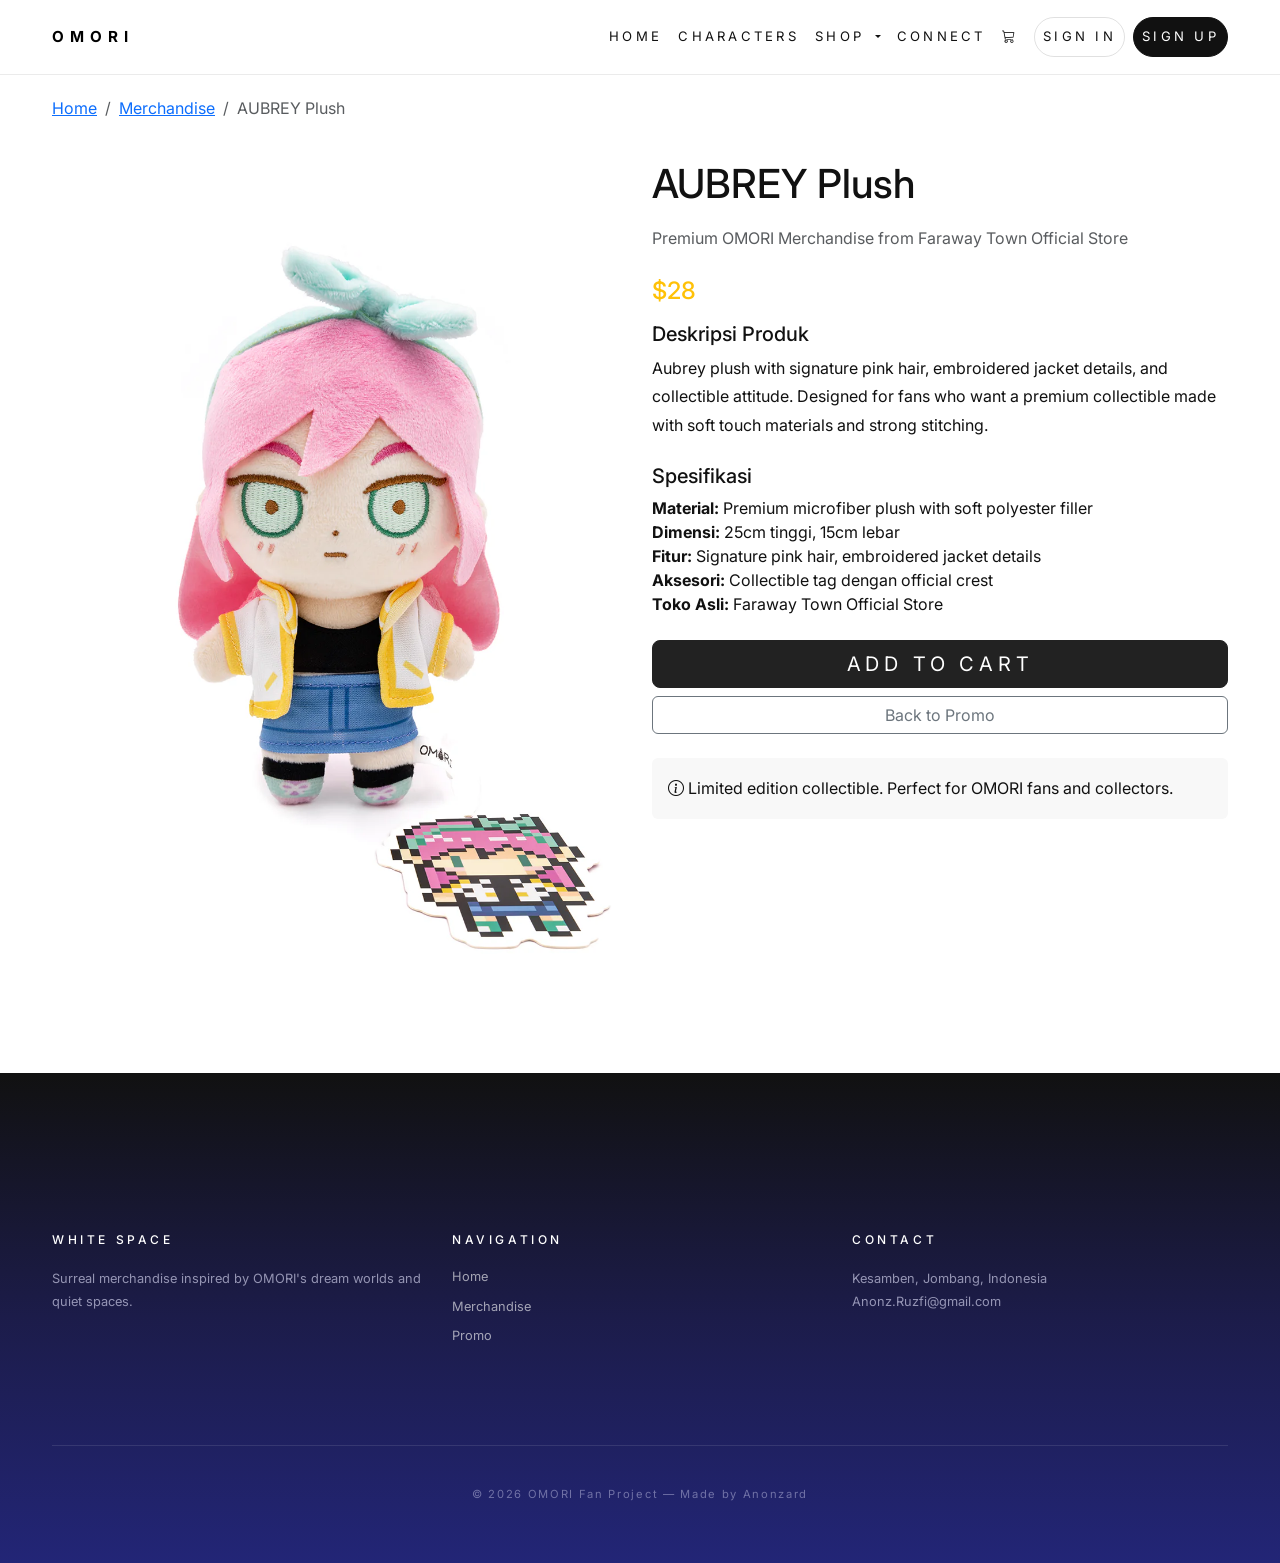
<file: detail/detail-aubrey.html>
<!doctype html>
<html lang="en">
<head>
  <meta charset="UTF-8">
  <title>AUBREY Plush - OMORI Merchandise</title>
  <meta name="viewport" content="width=device-width, initial-scale=1">
  <link href="https://cdn.jsdelivr.net/npm/bootstrap@5.3.3/dist/css/bootstrap.min.css" rel="stylesheet">
  <link href="https://cdn.jsdelivr.net/npm/bootstrap-icons/font/bootstrap-icons.css" rel="stylesheet">
  <link rel="stylesheet" href="../css/style.css">
</head>
<body>
  <!--NAVBAR-->
  <nav id="mainNav" class="navbar navbar-expand-lg fixed-top">
    <div class="container">
      <a class="navbar-brand" href="../index.html">OMORI</a>
      <button class="navbar-toggler" type="button" data-bs-toggle="collapse" data-bs-target="#navMenu">
        <span class="navbar-toggler-icon"></span>
      </button>
      <div class="collapse navbar-collapse" id="navMenu">
        <ul class="navbar-nav ms-auto">
          <li class="nav-item">
            <a class="nav-link" href="../index.html#home">Home</a>
          </li>
          <li class="nav-item">
            <a class="nav-link" href="../index.html#characters">Characters</a>
          </li>
          <li class="nav-item dropdown">
            <a class="nav-link dropdown-toggle" href="#" id="shopDropdown" role="button" data-bs-toggle="dropdown">
              Shop
            </a>
            <ul class="dropdown-menu" aria-labelledby="shopDropdown">
              <li><a class="dropdown-item" href="../product.html">Merchandise</a></li>
              <li><a class="dropdown-item" href="../promo.html">Promo</a></li>
            </ul>
          </li>
          <li class="nav-item">
            <a class="nav-link" href="../index.html#connect">Connect</a>
          </li>
          <li class="nav-item cart-icon">
            <a class="nav-link" href="../cart.html">
              <i class="bi bi-cart3"></i>
              <span class="cart-count" id="cartCount">0</span>
            </a>
          </li>
          <li class="nav-item">
            <a class="nav-link btn-signin" href="../signin.html">Sign In</a>
          </li>
          <li class="nav-item">
            <a class="nav-link btn-signup" href="../signup.html">Sign Up</a>
          </li>
        </ul>
      </div>
    </div>
  </nav>

  <!-- PRODUCT DETAIL SECTION -->
  <section class="product-detail-section container py-5">
    <div class="row">
      <!-- Breadcrumb -->
      <div class="col-12 mb-4 pt-5">
        <nav aria-label="breadcrumb">
          <ol class="breadcrumb">
            <li class="breadcrumb-item"><a href="../index.html">Home</a></li>
            <li class="breadcrumb-item"><a href="../product.html">Merchandise</a></li>
            <li class="breadcrumb-item active">AUBREY Plush</li>
          </ol>
        </nav>
      </div>

      <!-- Product Image -->
      <div class="col-md-6 text-center mb-4">
        <img src="../img/march-aubrey.png" alt="AUBREY Plush" class="img-fluid product-detail-img">
      </div>

      <!-- Product Info -->
      <div class="col-md-6">
        <h1 class="mb-3">AUBREY Plush</h1>
        <p class="text-muted mb-4">Premium OMORI Merchandise from Faraway Town Official Store</p>
        
        <h4 class="text-warning mb-3">$28</h4>
        
        <div class="mb-4">
          <h5>Deskripsi Produk</h5>
          <p>Aubrey plush with signature pink hair, embroidered jacket details, and collectible attitude. Designed for fans who want a premium collectible made with soft touch materials and strong stitching.</p>
        </div>

        <div class="mb-4">
          <h5>Spesifikasi</h5>
          <ul class="list-unstyled">
            <li><strong>Material:</strong> Premium microfiber plush with soft polyester filler</li>
            <li><strong>Dimensi:</strong> 25cm tinggi, 15cm lebar</li>
            <li><strong>Fitur:</strong> Signature pink hair, embroidered jacket details</li>
            <li><strong>Aksesori:</strong> Collectible tag dengan official crest</li>
            <li><strong>Toko Asli:</strong> Faraway Town Official Store</li>
          </ul>
        </div>

        <div class="d-grid gap-2">
          <button class="btn btn-primary btn-lg btn-add-cart" data-product="aubrey">Add to Cart</button>
          <a href="../promo.html" class="btn btn-outline-secondary">Back to Promo</a>
        </div>

        <div class="mt-4 p-3 bg-light rounded">
          <p class="mb-0"><i class="bi bi-info-circle"></i> Limited edition collectible. Perfect for OMORI fans and collectors.</p>
        </div>
      </div>
    </div>
  </section>

  <!-- FOOTER -->
  <footer class="omori-footer">
    <div class="container">
      <div class="row text-start">
        <div class="col-md-4 mb-4">
          <h6 class="footer-title">WHITE SPACE</h6>
          <p class="footer-desc">Surreal merchandise inspired by OMORI's dream worlds and quiet spaces.</p>
        </div>
        <div class="col-md-4 mb-4">
          <h6 class="footer-title">NAVIGATION</h6>
          <ul class="footer-links">
            <li><a href="../index.html">Home</a></li>
            <li><a href="../product.html">Merchandise</a></li>
            <li><a href="../promo.html">Promo</a></li>
          </ul>
        </div>
        <div class="col-md-4 mb-4">
          <h6 class="footer-title">CONTACT</h6>
          <p class="footer-contact">Kesamben, Jombang, Indonesia<br>Anonz.Ruzfi@gmail.com</p>
        </div>
      </div>
      <div class="footer-line"></div>
      <div class="text-center footer-bottom">© 2026 OMORI Fan Project — Made by Anonzard</div>
    </div>
  </footer>

  <script src="https://cdn.jsdelivr.net/npm/bootstrap@5.3.3/dist/js/bootstrap.bundle.min.js"></script>
  <script src="../js/script.js"></script>
  <script src="../js/cart.js"></script>
</body>
</html>
</file>
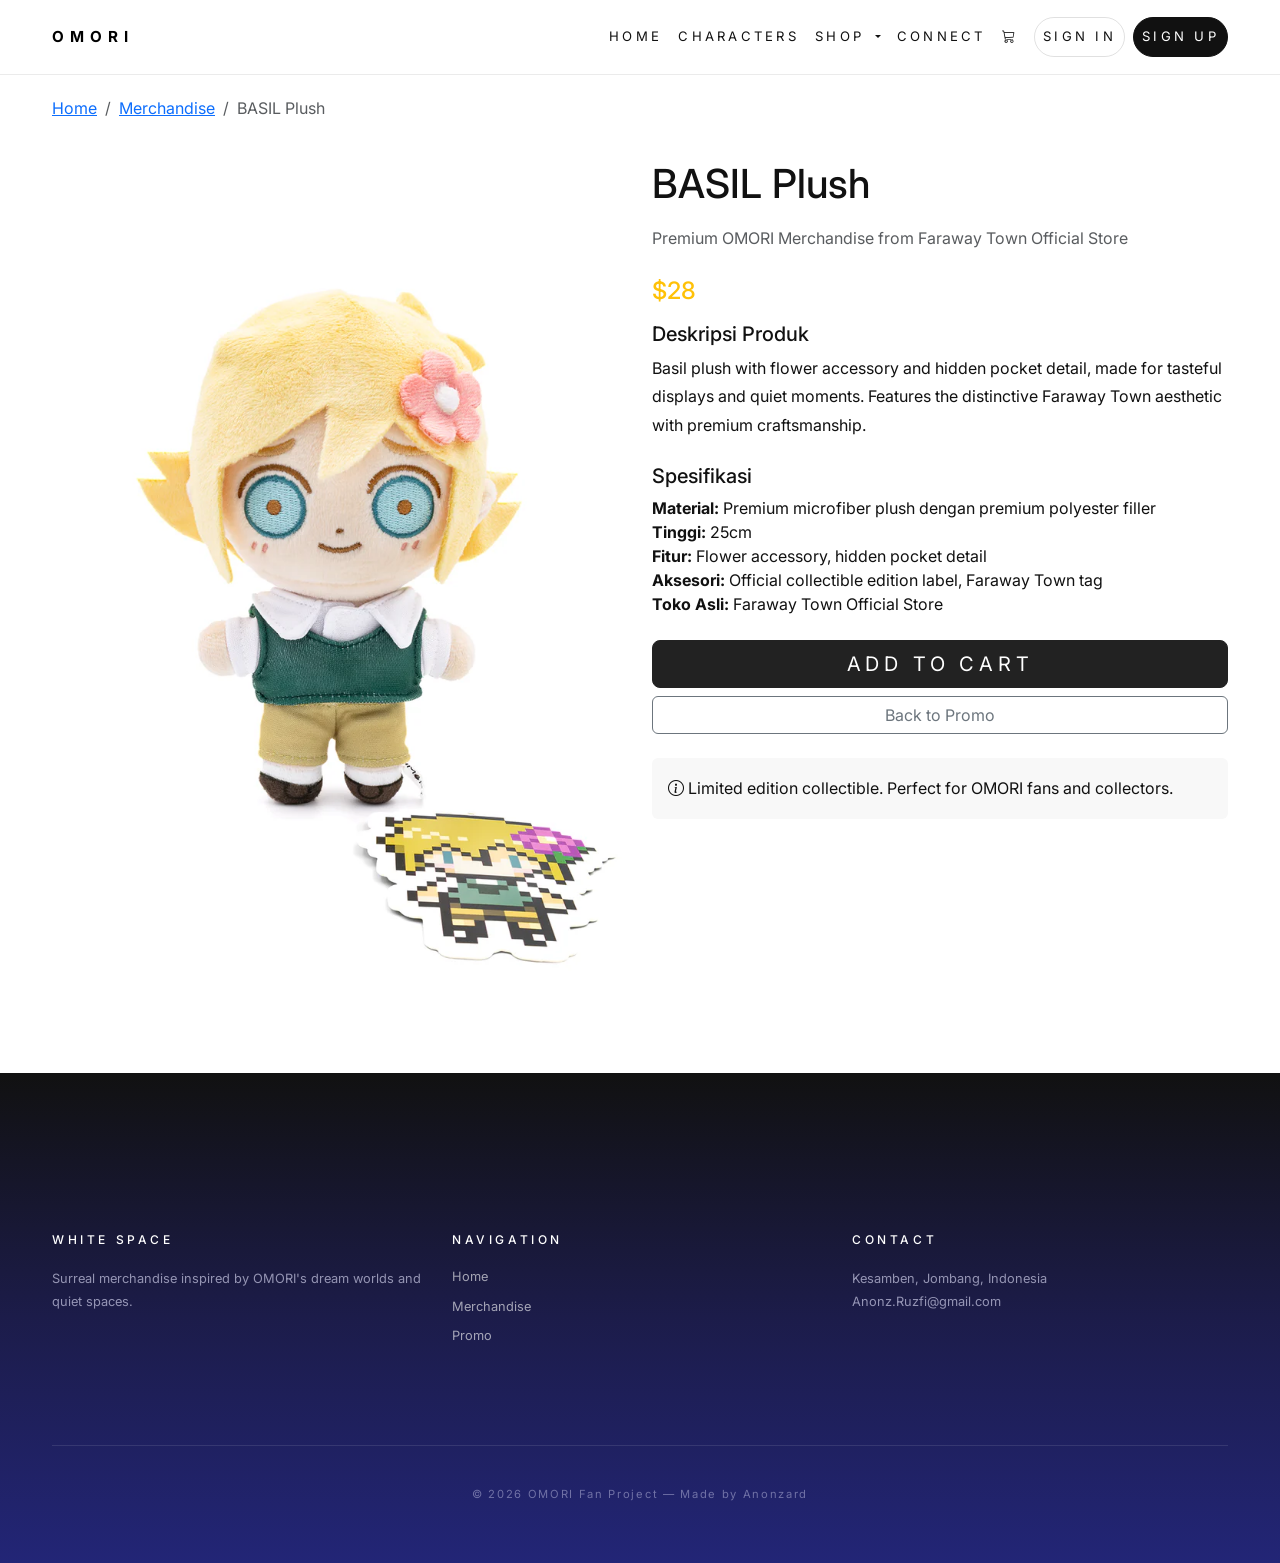
<file: detail/detail-basil.html>
<!doctype html>
<html lang="en">
<head>
  <meta charset="UTF-8">
  <title>BASIL Plush - OMORI Merchandise</title>
  <meta name="viewport" content="width=device-width, initial-scale=1">
  <link href="https://cdn.jsdelivr.net/npm/bootstrap@5.3.3/dist/css/bootstrap.min.css" rel="stylesheet">
  <link href="https://cdn.jsdelivr.net/npm/bootstrap-icons/font/bootstrap-icons.css" rel="stylesheet">
  <link rel="stylesheet" href="../css/style.css">
</head>
<body>
  <!--NAVBAR-->
  <nav id="mainNav" class="navbar navbar-expand-lg fixed-top">
    <div class="container">
      <a class="navbar-brand" href="../index.html">OMORI</a>
      <button class="navbar-toggler" type="button" data-bs-toggle="collapse" data-bs-target="#navMenu">
        <span class="navbar-toggler-icon"></span>
      </button>
      <div class="collapse navbar-collapse" id="navMenu">
        <ul class="navbar-nav ms-auto">
          <li class="nav-item">
            <a class="nav-link" href="../index.html#home">Home</a>
          </li>
          <li class="nav-item">
            <a class="nav-link" href="../index.html#characters">Characters</a>
          </li>
          <li class="nav-item dropdown">
            <a class="nav-link dropdown-toggle" href="#" id="shopDropdown" role="button" data-bs-toggle="dropdown">
              Shop
            </a>
            <ul class="dropdown-menu" aria-labelledby="shopDropdown">
              <li><a class="dropdown-item" href="../product.html">Merchandise</a></li>
              <li><a class="dropdown-item" href="../promo.html">Promo</a></li>
            </ul>
          </li>
          <li class="nav-item">
            <a class="nav-link" href="../index.html#connect">Connect</a>
          </li>
          <li class="nav-item cart-icon">
            <a class="nav-link" href="../cart.html">
              <i class="bi bi-cart3"></i>
              <span class="cart-count" id="cartCount">0</span>
            </a>
          </li>
          <li class="nav-item">
            <a class="nav-link btn-signin" href="../signin.html">Sign In</a>
          </li>
          <li class="nav-item">
            <a class="nav-link btn-signup" href="../signup.html">Sign Up</a>
          </li>
        </ul>
      </div>
    </div>
  </nav>

  <!-- PRODUCT DETAIL SECTION -->
  <section class="product-detail-section container py-5">
    <div class="row">
      <!-- Breadcrumb -->
      <div class="col-12 mb-4 pt-5">
        <nav aria-label="breadcrumb">
          <ol class="breadcrumb">
            <li class="breadcrumb-item"><a href="../index.html">Home</a></li>
            <li class="breadcrumb-item"><a href="../product.html">Merchandise</a></li>
            <li class="breadcrumb-item active">BASIL Plush</li>
          </ol>
        </nav>
      </div>

      <!-- Product Image -->
      <div class="col-md-6 text-center mb-4">
        <img src="../img/march-basil.png" alt="BASIL Plush" class="img-fluid product-detail-img">
      </div>

      <!-- Product Info -->
      <div class="col-md-6">
        <h1 class="mb-3">BASIL Plush</h1>
        <p class="text-muted mb-4">Premium OMORI Merchandise from Faraway Town Official Store</p>
        
        <h4 class="text-warning mb-3">$28</h4>
        
        <div class="mb-4">
          <h5>Deskripsi Produk</h5>
          <p>Basil plush with flower accessory and hidden pocket detail, made for tasteful displays and quiet moments. Features the distinctive Faraway Town aesthetic with premium craftsmanship.</p>
        </div>

        <div class="mb-4">
          <h5>Spesifikasi</h5>
          <ul class="list-unstyled">
            <li><strong>Material:</strong> Premium microfiber plush dengan premium polyester filler</li>
            <li><strong>Tinggi:</strong> 25cm</li>
            <li><strong>Fitur:</strong> Flower accessory, hidden pocket detail</li>
            <li><strong>Aksesori:</strong> Official collectible edition label, Faraway Town tag</li>
            <li><strong>Toko Asli:</strong> Faraway Town Official Store</li>
          </ul>
        </div>

        <div class="d-grid gap-2">
          <button class="btn btn-primary btn-lg btn-add-cart" data-product="basil">Add to Cart</button>
          <a href="../promo.html" class="btn btn-outline-secondary">Back to Promo</a>
        </div>

        <div class="mt-4 p-3 bg-light rounded">
          <p class="mb-0"><i class="bi bi-info-circle"></i> Limited edition collectible. Perfect for OMORI fans and collectors.</p>
        </div>
      </div>
    </div>
  </section>

  <!-- FOOTER -->
  <footer class="omori-footer">
    <div class="container">
      <div class="row text-start">
        <div class="col-md-4 mb-4">
          <h6 class="footer-title">WHITE SPACE</h6>
          <p class="footer-desc">Surreal merchandise inspired by OMORI's dream worlds and quiet spaces.</p>
        </div>
        <div class="col-md-4 mb-4">
          <h6 class="footer-title">NAVIGATION</h6>
          <ul class="footer-links">
            <li><a href="../index.html">Home</a></li>
            <li><a href="../product.html">Merchandise</a></li>
            <li><a href="../promo.html">Promo</a></li>
          </ul>
        </div>
        <div class="col-md-4 mb-4">
          <h6 class="footer-title">CONTACT</h6>
          <p class="footer-contact">Kesamben, Jombang, Indonesia<br>Anonz.Ruzfi@gmail.com</p>
        </div>
      </div>
      <div class="footer-line"></div>
      <div class="text-center footer-bottom">© 2026 OMORI Fan Project — Made by Anonzard</div>
    </div>
  </footer>

  <script src="https://cdn.jsdelivr.net/npm/bootstrap@5.3.3/dist/js/bootstrap.bundle.min.js"></script>
  <script src="../js/script.js"></script>
  <script src="../js/cart.js"></script>
</body>
</html>
</file>
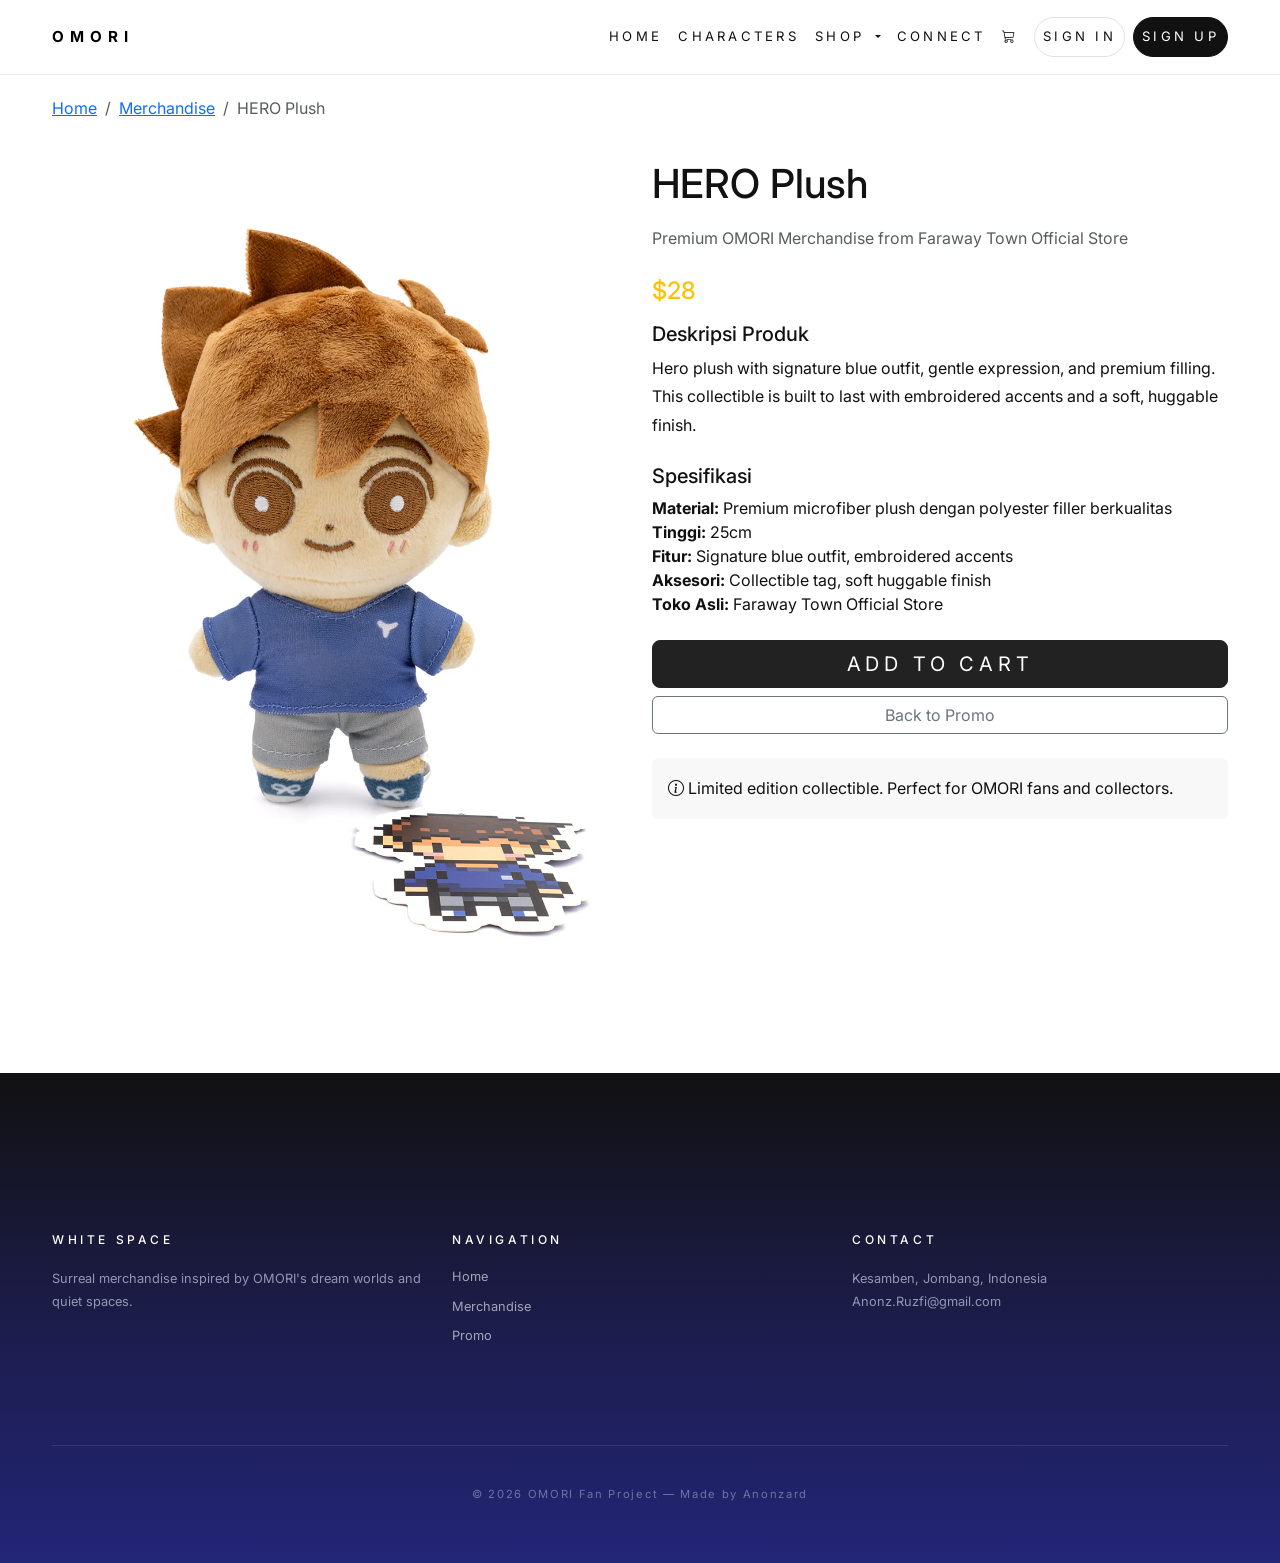
<file: detail/detail-hero.html>
<!doctype html>
<html lang="en">
<head>
  <meta charset="UTF-8">
  <title>HERO Plush - OMORI Merchandise</title>
  <meta name="viewport" content="width=device-width, initial-scale=1">
  <link href="https://cdn.jsdelivr.net/npm/bootstrap@5.3.3/dist/css/bootstrap.min.css" rel="stylesheet">
  <link href="https://cdn.jsdelivr.net/npm/bootstrap-icons/font/bootstrap-icons.css" rel="stylesheet">
  <link rel="stylesheet" href="../css/style.css">
</head>
<body>
  <!--NAVBAR-->
  <nav id="mainNav" class="navbar navbar-expand-lg fixed-top">
    <div class="container">
      <a class="navbar-brand" href="../index.html">OMORI</a>
      <button class="navbar-toggler" type="button" data-bs-toggle="collapse" data-bs-target="#navMenu">
        <span class="navbar-toggler-icon"></span>
      </button>
      <div class="collapse navbar-collapse" id="navMenu">
        <ul class="navbar-nav ms-auto">
          <li class="nav-item">
            <a class="nav-link" href="../index.html#home">Home</a>
          </li>
          <li class="nav-item">
            <a class="nav-link" href="../index.html#characters">Characters</a>
          </li>
          <li class="nav-item dropdown">
            <a class="nav-link dropdown-toggle" href="#" id="shopDropdown" role="button" data-bs-toggle="dropdown">
              Shop
            </a>
            <ul class="dropdown-menu" aria-labelledby="shopDropdown">
              <li><a class="dropdown-item" href="../product.html">Merchandise</a></li>
              <li><a class="dropdown-item" href="../promo.html">Promo</a></li>
            </ul>
          </li>
          <li class="nav-item">
            <a class="nav-link" href="../index.html#connect">Connect</a>
          </li>
          <li class="nav-item cart-icon">
            <a class="nav-link" href="../cart.html">
              <i class="bi bi-cart3"></i>
              <span class="cart-count" id="cartCount">0</span>
            </a>
          </li>
          <li class="nav-item">
            <a class="nav-link btn-signin" href="../signin.html">Sign In</a>
          </li>
          <li class="nav-item">
            <a class="nav-link btn-signup" href="../signup.html">Sign Up</a>
          </li>
        </ul>
      </div>
    </div>
  </nav>

  <!-- PRODUCT DETAIL SECTION -->
  <section class="product-detail-section container py-5">
    <div class="row">
      <!-- Breadcrumb -->
      <div class="col-12 mb-4 pt-5">
        <nav aria-label="breadcrumb">
          <ol class="breadcrumb">
            <li class="breadcrumb-item"><a href="../index.html">Home</a></li>
            <li class="breadcrumb-item"><a href="../product.html">Merchandise</a></li>
            <li class="breadcrumb-item active">HERO Plush</li>
          </ol>
        </nav>
      </div>

      <!-- Product Image -->
      <div class="col-md-6 text-center mb-4">
        <img src="../img/march-hero.png" alt="HERO Plush" class="img-fluid product-detail-img">
      </div>

      <!-- Product Info -->
      <div class="col-md-6">
        <h1 class="mb-3">HERO Plush</h1>
        <p class="text-muted mb-4">Premium OMORI Merchandise from Faraway Town Official Store</p>
        
        <h4 class="text-warning mb-3">$28</h4>
        
        <div class="mb-4">
          <h5>Deskripsi Produk</h5>
          <p>Hero plush with signature blue outfit, gentle expression, and premium filling. This collectible is built to last with embroidered accents and a soft, huggable finish.</p>
        </div>

        <div class="mb-4">
          <h5>Spesifikasi</h5>
          <ul class="list-unstyled">
            <li><strong>Material:</strong> Premium microfiber plush dengan polyester filler berkualitas</li>
            <li><strong>Tinggi:</strong> 25cm</li>
            <li><strong>Fitur:</strong> Signature blue outfit, embroidered accents</li>
            <li><strong>Aksesori:</strong> Collectible tag, soft huggable finish</li>
            <li><strong>Toko Asli:</strong> Faraway Town Official Store</li>
          </ul>
        </div>

        <div class="d-grid gap-2">
          <button class="btn btn-primary btn-lg btn-add-cart" data-product="hero">Add to Cart</button>
          <a href="../promo.html" class="btn btn-outline-secondary">Back to Promo</a>
        </div>

        <div class="mt-4 p-3 bg-light rounded">
          <p class="mb-0"><i class="bi bi-info-circle"></i> Limited edition collectible. Perfect for OMORI fans and collectors.</p>
        </div>
      </div>
    </div>
  </section>

  <!-- FOOTER -->
  <footer class="omori-footer">
    <div class="container">
      <div class="row text-start">
        <div class="col-md-4 mb-4">
          <h6 class="footer-title">WHITE SPACE</h6>
          <p class="footer-desc">Surreal merchandise inspired by OMORI's dream worlds and quiet spaces.</p>
        </div>
        <div class="col-md-4 mb-4">
          <h6 class="footer-title">NAVIGATION</h6>
          <ul class="footer-links">
            <li><a href="../index.html">Home</a></li>
            <li><a href="../product.html">Merchandise</a></li>
            <li><a href="../promo.html">Promo</a></li>
          </ul>
        </div>
        <div class="col-md-4 mb-4">
          <h6 class="footer-title">CONTACT</h6>
          <p class="footer-contact">Kesamben, Jombang, Indonesia<br>Anonz.Ruzfi@gmail.com</p>
        </div>
      </div>
      <div class="footer-line"></div>
      <div class="text-center footer-bottom">© 2026 OMORI Fan Project — Made by Anonzard</div>
    </div>
  </footer>

  <script src="https://cdn.jsdelivr.net/npm/bootstrap@5.3.3/dist/js/bootstrap.bundle.min.js"></script>
  <script src="../js/script.js"></script>
  <script src="../js/cart.js"></script>
</body>
</html>
</file>
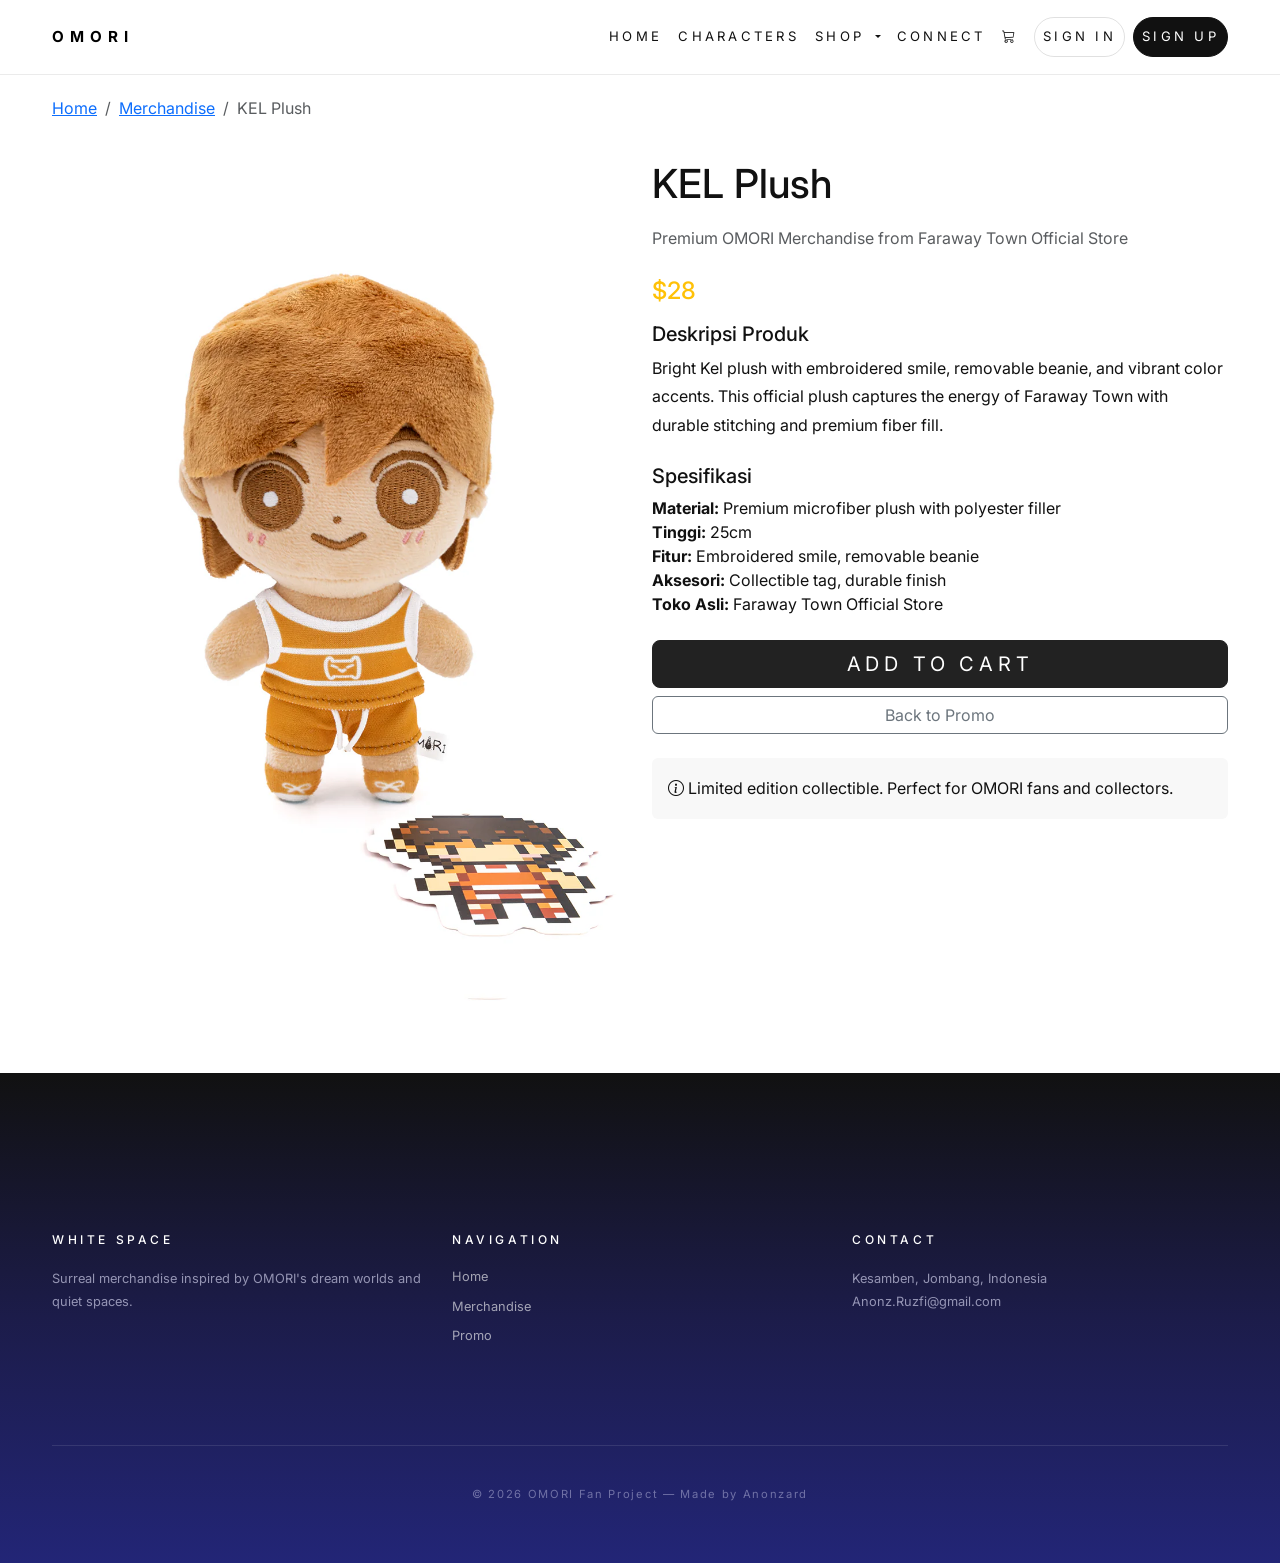
<file: detail/detail-kel.html>
<!doctype html>
<html lang="en">
<head>
  <meta charset="UTF-8">
  <title>KEL Plush - OMORI Merchandise</title>
  <meta name="viewport" content="width=device-width, initial-scale=1">
  <link href="https://cdn.jsdelivr.net/npm/bootstrap@5.3.3/dist/css/bootstrap.min.css" rel="stylesheet">
  <link href="https://cdn.jsdelivr.net/npm/bootstrap-icons/font/bootstrap-icons.css" rel="stylesheet">
  <link rel="stylesheet" href="../css/style.css">
</head>
<body>
  <!--NAVBAR-->
  <nav id="mainNav" class="navbar navbar-expand-lg fixed-top">
    <div class="container">
      <a class="navbar-brand" href="../index.html">OMORI</a>
      <button class="navbar-toggler" type="button" data-bs-toggle="collapse" data-bs-target="#navMenu">
        <span class="navbar-toggler-icon"></span>
      </button>
      <div class="collapse navbar-collapse" id="navMenu">
        <ul class="navbar-nav ms-auto">
          <li class="nav-item">
            <a class="nav-link" href="../index.html#home">Home</a>
          </li>
          <li class="nav-item">
            <a class="nav-link" href="../index.html#characters">Characters</a>
          </li>
          <li class="nav-item dropdown">
            <a class="nav-link dropdown-toggle" href="#" id="shopDropdown" role="button" data-bs-toggle="dropdown">
              Shop
            </a>
            <ul class="dropdown-menu" aria-labelledby="shopDropdown">
              <li><a class="dropdown-item" href="../product.html">Merchandise</a></li>
              <li><a class="dropdown-item" href="../promo.html">Promo</a></li>
            </ul>
          </li>
          <li class="nav-item">
            <a class="nav-link" href="../index.html#connect">Connect</a>
          </li>
          <li class="nav-item cart-icon">
            <a class="nav-link" href="../cart.html">
              <i class="bi bi-cart3"></i>
              <span class="cart-count" id="cartCount">0</span>
            </a>
          </li>
          <li class="nav-item">
            <a class="nav-link btn-signin" href="../signin.html">Sign In</a>
          </li>
          <li class="nav-item">
            <a class="nav-link btn-signup" href="../signup.html">Sign Up</a>
          </li>
        </ul>
      </div>
    </div>
  </nav>

  <!-- PRODUCT DETAIL SECTION -->
  <section class="product-detail-section container py-5">
    <div class="row">
      <!-- Breadcrumb -->
      <div class="col-12 mb-4 pt-5">
        <nav aria-label="breadcrumb">
          <ol class="breadcrumb">
            <li class="breadcrumb-item"><a href="../index.html">Home</a></li>
            <li class="breadcrumb-item"><a href="../product.html">Merchandise</a></li>
            <li class="breadcrumb-item active">KEL Plush</li>
          </ol>
        </nav>
      </div>

      <!-- Product Image -->
      <div class="col-md-6 text-center mb-4">
        <img src="../img/march-kel.png" alt="KEL Plush" class="img-fluid product-detail-img">
      </div>

      <!-- Product Info -->
      <div class="col-md-6">
        <h1 class="mb-3">KEL Plush</h1>
        <p class="text-muted mb-4">Premium OMORI Merchandise from Faraway Town Official Store</p>
        
        <h4 class="text-warning mb-3">$28</h4>
        
        <div class="mb-4">
          <h5>Deskripsi Produk</h5>
          <p>Bright Kel plush with embroidered smile, removable beanie, and vibrant color accents. This official plush captures the energy of Faraway Town with durable stitching and premium fiber fill.</p>
        </div>

        <div class="mb-4">
          <h5>Spesifikasi</h5>
          <ul class="list-unstyled">
            <li><strong>Material:</strong> Premium microfiber plush with polyester filler</li>
            <li><strong>Tinggi:</strong> 25cm</li>
            <li><strong>Fitur:</strong> Embroidered smile, removable beanie</li>
            <li><strong>Aksesori:</strong> Collectible tag, durable finish</li>
            <li><strong>Toko Asli:</strong> Faraway Town Official Store</li>
          </ul>
        </div>

        <div class="d-grid gap-2">
          <button class="btn btn-primary btn-lg btn-add-cart" data-product="kel">Add to Cart</button>
          <a href="../promo.html" class="btn btn-outline-secondary">Back to Promo</a>
        </div>

        <div class="mt-4 p-3 bg-light rounded">
          <p class="mb-0"><i class="bi bi-info-circle"></i> Limited edition collectible. Perfect for OMORI fans and collectors.</p>
        </div>
      </div>
    </div>
  </section>

  <!-- FOOTER -->
  <footer class="omori-footer">
    <div class="container">
      <div class="row text-start">
        <div class="col-md-4 mb-4">
          <h6 class="footer-title">WHITE SPACE</h6>
          <p class="footer-desc">Surreal merchandise inspired by OMORI's dream worlds and quiet spaces.</p>
        </div>
        <div class="col-md-4 mb-4">
          <h6 class="footer-title">NAVIGATION</h6>
          <ul class="footer-links">
            <li><a href="../index.html">Home</a></li>
            <li><a href="../product.html">Merchandise</a></li>
            <li><a href="../promo.html">Promo</a></li>
          </ul>
        </div>
        <div class="col-md-4 mb-4">
          <h6 class="footer-title">CONTACT</h6>
          <p class="footer-contact">Kesamben, Jombang, Indonesia<br>Anonz.Ruzfi@gmail.com</p>
        </div>
      </div>
      <div class="footer-line"></div>
      <div class="text-center footer-bottom">© 2026 OMORI Fan Project — Made by Anonzard</div>
    </div>
  </footer>

  <script src="https://cdn.jsdelivr.net/npm/bootstrap@5.3.3/dist/js/bootstrap.bundle.min.js"></script>
  <script src="../js/script.js"></script>
  <script src="../js/cart.js"></script>
</body>
</html>
</file>
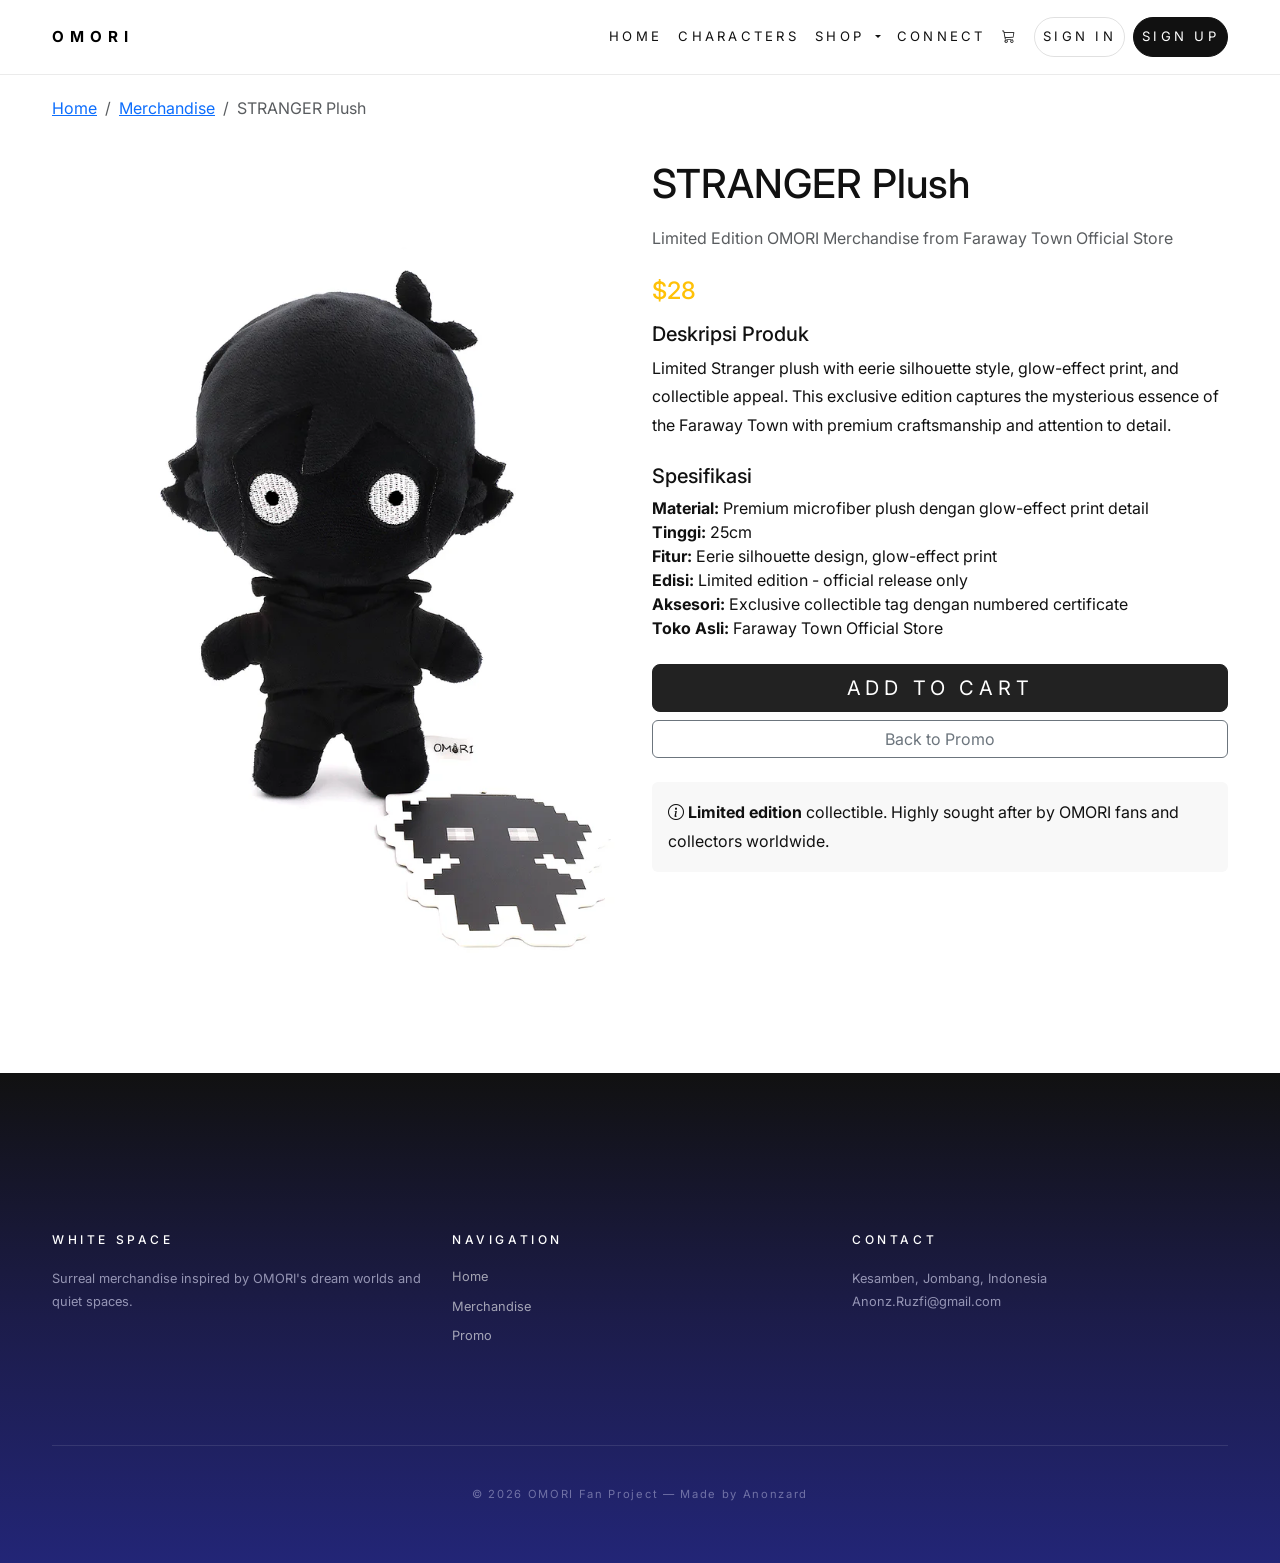
<file: detail/detail-stranger.html>
<!doctype html>
<html lang="en">
<head>
  <meta charset="UTF-8">
  <title>STRANGER Plush - OMORI Merchandise</title>
  <meta name="viewport" content="width=device-width, initial-scale=1">
  <link href="https://cdn.jsdelivr.net/npm/bootstrap@5.3.3/dist/css/bootstrap.min.css" rel="stylesheet">
  <link href="https://cdn.jsdelivr.net/npm/bootstrap-icons/font/bootstrap-icons.css" rel="stylesheet">
  <link rel="stylesheet" href="../css/style.css">
</head>
<body>
  <!--NAVBAR-->
  <nav id="mainNav" class="navbar navbar-expand-lg fixed-top">
    <div class="container">
      <a class="navbar-brand" href="../index.html">OMORI</a>
      <button class="navbar-toggler" type="button" data-bs-toggle="collapse" data-bs-target="#navMenu">
        <span class="navbar-toggler-icon"></span>
      </button>
      <div class="collapse navbar-collapse" id="navMenu">
        <ul class="navbar-nav ms-auto">
          <li class="nav-item">
            <a class="nav-link" href="../index.html#home">Home</a>
          </li>
          <li class="nav-item">
            <a class="nav-link" href="../index.html#characters">Characters</a>
          </li>
          <li class="nav-item dropdown">
            <a class="nav-link dropdown-toggle" href="#" id="shopDropdown" role="button" data-bs-toggle="dropdown">
              Shop
            </a>
            <ul class="dropdown-menu" aria-labelledby="shopDropdown">
              <li><a class="dropdown-item" href="../product.html">Merchandise</a></li>
              <li><a class="dropdown-item" href="../promo.html">Promo</a></li>
            </ul>
          </li>
          <li class="nav-item">
            <a class="nav-link" href="../index.html#connect">Connect</a>
          </li>
          <li class="nav-item cart-icon">
            <a class="nav-link" href="../cart.html">
              <i class="bi bi-cart3"></i>
              <span class="cart-count" id="cartCount">0</span>
            </a>
          </li>
          <li class="nav-item">
            <a class="nav-link btn-signin" href="../signin.html">Sign In</a>
          </li>
          <li class="nav-item">
            <a class="nav-link btn-signup" href="../signup.html">Sign Up</a>
          </li>
        </ul>
      </div>
    </div>
  </nav>

  <!-- PRODUCT DETAIL SECTION -->
  <section class="product-detail-section container py-5">
    <div class="row">
      <!-- Breadcrumb -->
      <div class="col-12 mb-4 pt-5">
        <nav aria-label="breadcrumb">
          <ol class="breadcrumb">
            <li class="breadcrumb-item"><a href="../index.html">Home</a></li>
            <li class="breadcrumb-item"><a href="../product.html">Merchandise</a></li>
            <li class="breadcrumb-item active">STRANGER Plush</li>
          </ol>
        </nav>
      </div>

      <!-- Product Image -->
      <div class="col-md-6 text-center mb-4">
        <img src="../img/march-omori_plushies_stranger_front.png" alt="STRANGER Plush" class="img-fluid product-detail-img">
      </div>

      <!-- Product Info -->
      <div class="col-md-6">
        <h1 class="mb-3">STRANGER Plush</h1>
        <p class="text-muted mb-4">Limited Edition OMORI Merchandise from Faraway Town Official Store</p>
        
        <h4 class="text-warning mb-3">$28</h4>
        
        <div class="mb-4">
          <h5>Deskripsi Produk</h5>
          <p>Limited Stranger plush with eerie silhouette style, glow-effect print, and collectible appeal. This exclusive edition captures the mysterious essence of the Faraway Town with premium craftsmanship and attention to detail.</p>
        </div>

        <div class="mb-4">
          <h5>Spesifikasi</h5>
          <ul class="list-unstyled">
            <li><strong>Material:</strong> Premium microfiber plush dengan glow-effect print detail</li>
            <li><strong>Tinggi:</strong> 25cm</li>
            <li><strong>Fitur:</strong> Eerie silhouette design, glow-effect print</li>
            <li><strong>Edisi:</strong> Limited edition - official release only</li>
            <li><strong>Aksesori:</strong> Exclusive collectible tag dengan numbered certificate</li>
            <li><strong>Toko Asli:</strong> Faraway Town Official Store</li>
          </ul>
        </div>

        <div class="d-grid gap-2">
          <button class="btn btn-primary btn-lg btn-add-cart" data-product="stranger">Add to Cart</button>
          <a href="../promo.html" class="btn btn-outline-secondary">Back to Promo</a>
        </div>

        <div class="mt-4 p-3 bg-light rounded">
          <p class="mb-0"><i class="bi bi-info-circle"></i> <strong>Limited edition</strong> collectible. Highly sought after by OMORI fans and collectors worldwide.</p>
        </div>
      </div>
    </div>
  </section>

  <!-- FOOTER -->
  <footer class="omori-footer">
    <div class="container">
      <div class="row text-start">
        <div class="col-md-4 mb-4">
          <h6 class="footer-title">WHITE SPACE</h6>
          <p class="footer-desc">Surreal merchandise inspired by OMORI's dream worlds and quiet spaces.</p>
        </div>
        <div class="col-md-4 mb-4">
          <h6 class="footer-title">NAVIGATION</h6>
          <ul class="footer-links">
            <li><a href="../index.html">Home</a></li>
            <li><a href="../product.html">Merchandise</a></li>
            <li><a href="../promo.html">Promo</a></li>
          </ul>
        </div>
        <div class="col-md-4 mb-4">
          <h6 class="footer-title">CONTACT</h6>
          <p class="footer-contact">Kesamben, Jombang, Indonesia<br>Anonz.Ruzfi@gmail.com</p>
        </div>
      </div>
      <div class="footer-line"></div>
      <div class="text-center footer-bottom">© 2026 OMORI Fan Project — Made by Anonzard</div>
    </div>
  </footer>

  <script src="https://cdn.jsdelivr.net/npm/bootstrap@5.3.3/dist/js/bootstrap.bundle.min.js"></script>
  <script src="../js/script.js"></script>
  <script src="../js/cart.js"></script>
</body>
</html>
</file>
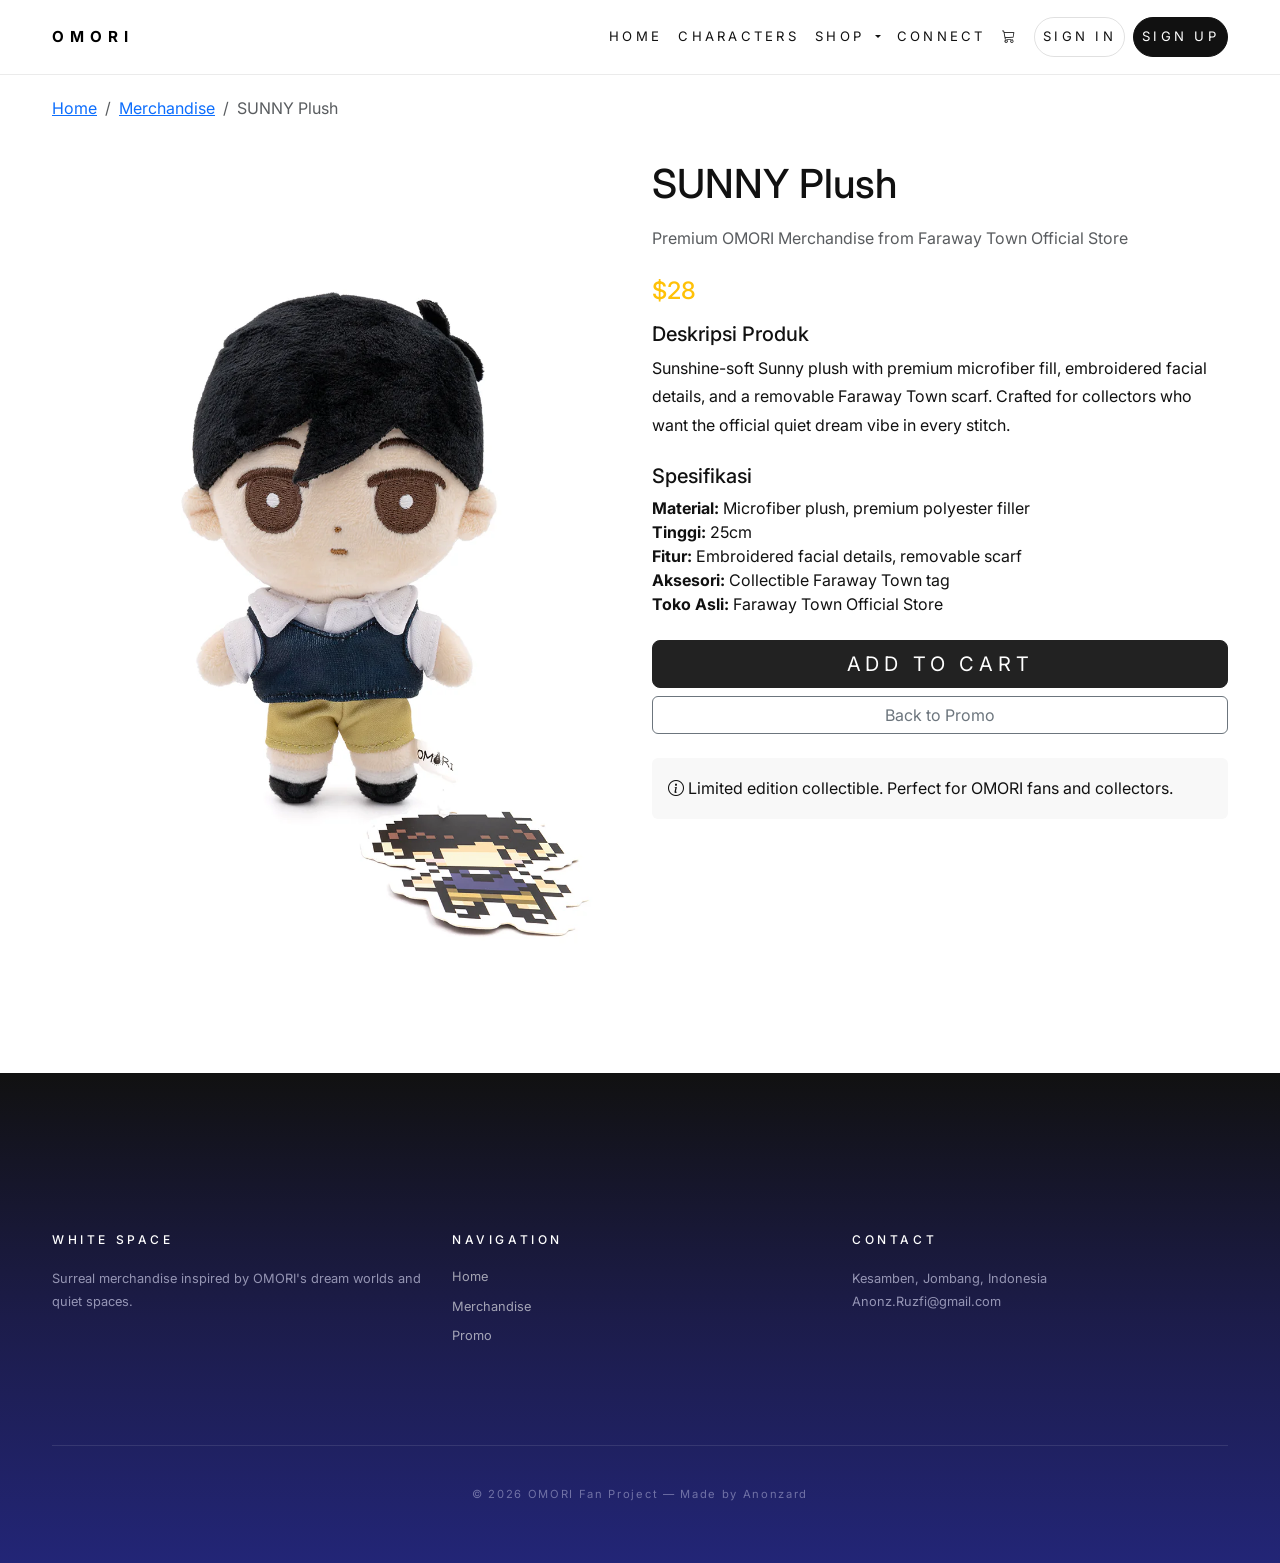
<file: detail/detail-sunny.html>
<!doctype html>
<html lang="en">
<head>
  <meta charset="UTF-8">
  <title>SUNNY Plush - OMORI Merchandise</title>
  <meta name="viewport" content="width=device-width, initial-scale=1">
  <link href="https://cdn.jsdelivr.net/npm/bootstrap@5.3.3/dist/css/bootstrap.min.css" rel="stylesheet">
  <link href="https://cdn.jsdelivr.net/npm/bootstrap-icons/font/bootstrap-icons.css" rel="stylesheet">
  <link rel="stylesheet" href="../css/style.css">
</head>
<body>
  <!--NAVBAR-->
  <nav id="mainNav" class="navbar navbar-expand-lg fixed-top">
    <div class="container">
      <a class="navbar-brand" href="../index.html">OMORI</a>
      <button class="navbar-toggler" type="button" data-bs-toggle="collapse" data-bs-target="#navMenu">
        <span class="navbar-toggler-icon"></span>
      </button>
      <div class="collapse navbar-collapse" id="navMenu">
        <ul class="navbar-nav ms-auto">
          <li class="nav-item">
            <a class="nav-link" href="../index.html#home">Home</a>
          </li>
          <li class="nav-item">
            <a class="nav-link" href="../index.html#characters">Characters</a>
          </li>
          <li class="nav-item dropdown">
            <a class="nav-link dropdown-toggle" href="#" id="shopDropdown" role="button" data-bs-toggle="dropdown">
              Shop
            </a>
            <ul class="dropdown-menu" aria-labelledby="shopDropdown">
              <li><a class="dropdown-item" href="../product.html">Merchandise</a></li>
              <li><a class="dropdown-item" href="../promo.html">Promo</a></li>
            </ul>
          </li>
          <li class="nav-item">
            <a class="nav-link" href="../index.html#connect">Connect</a>
          </li>
          <li class="nav-item cart-icon">
            <a class="nav-link" href="../cart.html">
              <i class="bi bi-cart3"></i>
              <span class="cart-count" id="cartCount">0</span>
            </a>
          </li>
          <li class="nav-item">
            <a class="nav-link btn-signin" href="../signin.html">Sign In</a>
          </li>
          <li class="nav-item">
            <a class="nav-link btn-signup" href="../signup.html">Sign Up</a>
          </li>
        </ul>
      </div>
    </div>
  </nav>

  <!-- PRODUCT DETAIL SECTION -->
  <section class="product-detail-section container py-5">
    <div class="row">
      <!-- Breadcrumb -->
      <div class="col-12 mb-4 pt-5">
        <nav aria-label="breadcrumb">
          <ol class="breadcrumb">
            <li class="breadcrumb-item"><a href="../index.html">Home</a></li>
            <li class="breadcrumb-item"><a href="../product.html">Merchandise</a></li>
            <li class="breadcrumb-item active">SUNNY Plush</li>
          </ol>
        </nav>
      </div>

      <!-- Product Image -->
      <div class="col-md-6 text-center mb-4">
        <img src="../img/march-sunny.png" alt="SUNNY Plush" class="img-fluid product-detail-img">
      </div>

      <!-- Product Info -->
      <div class="col-md-6">
        <h1 class="mb-3">SUNNY Plush</h1>
        <p class="text-muted mb-4">Premium OMORI Merchandise from Faraway Town Official Store</p>
        
        <h4 class="text-warning mb-3">$28</h4>
        
        <div class="mb-4">
          <h5>Deskripsi Produk</h5>
          <p>Sunshine-soft Sunny plush with premium microfiber fill, embroidered facial details, and a removable Faraway Town scarf. Crafted for collectors who want the official quiet dream vibe in every stitch.</p>
        </div>

        <div class="mb-4">
          <h5>Spesifikasi</h5>
          <ul class="list-unstyled">
            <li><strong>Material:</strong> Microfiber plush, premium polyester filler</li>
            <li><strong>Tinggi:</strong> 25cm</li>
            <li><strong>Fitur:</strong> Embroidered facial details, removable scarf</li>
            <li><strong>Aksesori:</strong> Collectible Faraway Town tag</li>
            <li><strong>Toko Asli:</strong> Faraway Town Official Store</li>
          </ul>
        </div>

        <div class="d-grid gap-2">
          <button class="btn btn-primary btn-lg btn-add-cart" data-product="sunny">Add to Cart</button>
          <a href="../promo.html" class="btn btn-outline-secondary">Back to Promo</a>
        </div>

        <div class="mt-4 p-3 bg-light rounded">
          <p class="mb-0"><i class="bi bi-info-circle"></i> Limited edition collectible. Perfect for OMORI fans and collectors.</p>
        </div>
      </div>
    </div>
  </section>

  <!-- FOOTER -->
  <footer class="omori-footer">
    <div class="container">
      <div class="row text-start">
        <div class="col-md-4 mb-4">
          <h6 class="footer-title">WHITE SPACE</h6>
          <p class="footer-desc">Surreal merchandise inspired by OMORI's dream worlds and quiet spaces.</p>
        </div>
        <div class="col-md-4 mb-4">
          <h6 class="footer-title">NAVIGATION</h6>
          <ul class="footer-links">
            <li><a href="../index.html">Home</a></li>
            <li><a href="../product.html">Merchandise</a></li>
            <li><a href="../promo.html">Promo</a></li>
          </ul>
        </div>
        <div class="col-md-4 mb-4">
          <h6 class="footer-title">CONTACT</h6>
          <p class="footer-contact">Kesamben, Jombang, Indonesia<br>Anonz.Ruzfi@gmail.com</p>
        </div>
      </div>
      <div class="footer-line"></div>
      <div class="text-center footer-bottom">© 2026 OMORI Fan Project — Made by Anonzard</div>
    </div>
  </footer>

  <script src="https://cdn.jsdelivr.net/npm/bootstrap@5.3.3/dist/js/bootstrap.bundle.min.js"></script>
  <script src="../js/script.js"></script>
  <script src="../js/cart.js"></script>
</body>
</html>
</file>
<file: css/style.css>
@import url('https://fonts.googleapis.com/css2?family=Inter:wght@400;500;600;700&display=swap');

*, *::before, *::after {
  box-sizing: border-box;
}

html {
  scroll-behavior: smooth;
}

body {
  margin: 0;
  font-family: 'Inter', system-ui, -apple-system, BlinkMacSystemFont, 'Segoe UI', sans-serif;
  background: #fff;
  color: #111;
}


.container {
  max-width: 1200px;
}

p {
  line-height: 1.8;
}

h2 {
  text-transform: uppercase;
}

/* Minimalist input style */
.minimalist-input {
  border: none;
  border-bottom: 1px solid #999;
  border-radius: 0;
  background: transparent;
}

.minimalist-input:focus {
  box-shadow: none;
  border-color: #000;
}

/* Minimalist button */
.minimal-btn {
  border: 1px solid #111;
  background: none;
  padding: 10px 40px;
  letter-spacing: 0.2em;
  transition: 0.3s ease;
}

.minimal-btn:hover {
  background: #111;
  color: white;
}


/* NAVBAR */
.navbar {
  background: transparent;
  border-bottom: 1px solid rgba(0, 0, 0, 0.08);
  padding: 1rem 0;
  transition: transform 0.4s ease, opacity 0.4s ease, background 0.4s ease;
}

.navbar.hide {
  transform: translateY(-100%);
  opacity: 0;
}

.navbar-brand {
  letter-spacing: 0.4em;
  font-size: 0.95rem;
  text-transform: uppercase;
  font-weight: 700;
}

.navbar-nav {
  align-items: center;
}

.nav-link {
  font-size: 0.82rem;
  letter-spacing: 0.25em;
  color: #111;
  text-transform: uppercase;
  padding: 0.7rem 0.7rem;
}

.nav-link:hover,
.nav-link:focus {
  color: #000;
}

.nav-link.btn-signin,
.nav-link.btn-signup {
  border-radius: 999px;
  padding: 0.55rem 1rem;
  margin-left: 0.5rem;
}

.nav-link.btn-signin {
  border: 1px solid rgba(0, 0, 0, 0.12);
  background: transparent;
  color: #111;
}

.nav-link.btn-signup {
  background: #111;
  color: #fff;
  border: 1px solid #111;
}

.nav-link.btn-signin:hover,
.nav-link.btn-signup:hover {
  opacity: 0.95;
}

.nav-link.active,
.dropdown-item.active,
.dropdown-item:focus,
.dropdown-item:hover {
  font-weight: 600;
}

.dropdown-menu {
  border: none;
  box-shadow: 0 30px 60px rgba(0, 0, 0, 0.12);
  border-radius: 14px;
  margin-top: 0.75rem;
}

.dropdown-item {
  text-transform: uppercase;
  letter-spacing: 0.18em;
  color: #111;
  padding: 0.9rem 1.4rem;
}

.dropdown-item:hover {
  background: #f8f8f8;
}

/* PARALLAX HERO */
.parallax {
  background-image: url("../img/bg-omori.jpg");
  background-size: cover;
  background-position: center;
  background-repeat: no-repeat;
}

.hero::before {
  content: "";
  position: absolute;
  inset: 0;
  background: rgba(255,255,255,0.9);
}

.hero {
  position: relative;
  min-height: calc(100vh - 92px);
  display: flex;
  justify-content: center;
  align-items: center;
  padding: 2rem 1rem;
}

.hero-content {
  position: relative;
  z-index: 1;
  max-width: 760px;
  text-align: center;
}

.hero-logo {
  width: 220px;
  opacity: 0.95;
  margin-bottom: 1.5rem;
}

.hero-sub {
  letter-spacing: 0.4em;
  text-transform: uppercase;
  color: #777;
  margin: 1rem 0 0.75rem;
  font-size: 0.95rem;
}

.hero p.lead {
  font-size: 1.03rem;
  color: #2b2b2b;
  line-height: 1.95;
  max-width: 680px;
  margin: 0 auto 2rem;
}

.hero p.lead strong {
  color: #111;
}

button {
  background: transparent;
  border: 1px solid #111;
  border-radius: 999px;
  padding: 12px 36px;
  letter-spacing: 0.24em;
  text-transform: uppercase;
  font-weight: 600;
  transition: 0.25s ease;
}

button:hover {
  background: #111;
  color: #fff;
}

.card {
  border: none;
  border-radius: 24px;
  box-shadow: 0 24px 50px rgba(0, 0, 0, 0.06);
}

/* SECTIONS */
.section {
  padding: 120px 0;
}
.section-title {
  text-align: center;
  font-size: 2.1rem;
  margin-bottom: 40px;
  position: relative;
  letter-spacing: 0.35em;
  text-transform: uppercase;
}

.section-title::after {
  content: "";
  display: block;
  width: 80px;
  height: 1px;
  background: #111;
  margin: 18px auto 0;
}

.section-subtitle {
  max-width: 680px;
  margin: 0 auto 3rem;
  color: #4d4d4d;
  line-height: 1.9;
  font-size: 1rem;
}

.promo-section .promo-card,
.best-seller .promo-card,
.services-section .service-card,
.omori-card,
.reservation-card,
.login-card {
  border: none;
  border-radius: 24px;
  box-shadow: 0 30px 60px rgba(0,0,0,0.08);
  background: #fff;
}

.promo-card {
  transition: transform 0.3s ease, box-shadow 0.3s ease;
}

.promo-card:hover,
.service-card:hover {
  transform: translateY(-8px);
}

.promo-card .card-img-top,
.promo-card img {
  width: 100%;
  height: auto;
  border-radius: 18px;
}

.promo-card .product-price {
  font-size: 1.4rem;
  font-weight: 700;
}

.service-card {
  min-height: 320px;
}

.icon-service {
  width: 100px;
  height: 100px;
  display: inline-flex;
  justify-content: center;
  align-items: center;
  border-radius: 50%;
  background: #f3f3f3;
  color: #111;
}

.service-card h5,
.promo-card h5 {
  margin-top: 1rem;
  letter-spacing: 0.12em;
}

.bg-light {
  background: #f8f8f8 !important;
}

.review-grid {
  display: grid;
  grid-template-columns: repeat(auto-fit, minmax(250px, 1fr));
  gap: 1.5rem;
}

.review-card {
  background: #fff;
  border-radius: 24px;
  padding: 2rem;
  box-shadow: 0 30px 60px rgba(0,0,0,0.06);
  text-align: left;
}

.review-card h6 {
  margin-bottom: 1rem;
  font-size: 1.05rem;
}

.review-card .stars {
  color: #ffb703;
  margin-bottom: 1rem;
}

.subscribe-box {
  max-width: 500px;
  margin: 1.5rem auto 0;
  display: flex;
  gap: 0.5rem;
}

.subscribe-box input {
  flex: 1;
  border-radius: 999px;
  border: 1px solid #ddd;
  padding: 0.9rem 1rem;
}

.subscribe-box button {
  border-radius: 999px;
  background: #111;
  color: #fff;
  border: none;
  padding: 0.9rem 1.5rem;
}

/* HERO SEARCH BAR */
.hero-search {
  max-width: 280px;
}

.hero-search input {
  border-radius: 50px 0 0 50px;
}

.hero-search button {
  border-radius: 0 50px 50px 0;
}

.hero-search select {
  max-width: 120px;
  border-right: none;
}

.hero-search input {
  border-left: none;
}

#enterBtn {
  border-radius: 50px;
  transition: 0.3s ease;
}

#enterBtn:hover {
  transform: scale(1.05);
}

/* ABOUT SECTION */
.about-section {
  position: relative;
  padding: 140px 20px;
  background: linear-gradient(
    to bottom,
    #f5f5f5,
    #eaeaea,
    #dddddd
  );
  color: #222;
}

/* subtle grain texture */
.grain-overlay {
  position: absolute;
  inset: 0;
  background-image: url("https://grainy-gradients.vercel.app/noise.svg");
  opacity: 0.05;
  pointer-events: none;
}

.about-container {
  position: relative;
  max-width: 1100px;
  margin: auto;
  display: grid;
  grid-template-columns: 1fr 1fr;
  gap: 70px;
  align-items: center;
  z-index: 2;
}

.section-title {
  font-size: 2.2rem;
  letter-spacing: 6px;
  margin-bottom: 30px;
}

.about-desc {
  line-height: 1.9;
  opacity: 0.75;
  margin-bottom: 20px;
}

.about-btn {
  display: inline-block;
  padding: 12px 28px;
  border: 1px solid #474648;
  color: #454545c9;
  text-decoration: none;
  transition: all 0.4s ease;
}

.about-btn:hover {
  background: #c9c9ff;
  color: #1a1b3a;
  transform: translateY(-3px);
}

/* cinematic visual box */
.about-box {
  width: 100%;
  height: 380px;
  overflow: hidden;
  border-radius: 20px;
  box-shadow: 0 15px 40px rgba(0,0,0,0.08);
  position: relative;
}

.about-box img {
  width: 100%;
  height: 100%;
  object-fit: cover;
  filter: grayscale(100%);
  transition: 0.6s ease;
}

/* subtle hover */
.about-box:hover img {
  transform: scale(1.05);
  filter: grayscale(0%);
}

.about-box::after {
  content: "";
  position: absolute;
  inset: 0;
  background: linear-gradient(
    to bottom,
    rgba(255,255,255,0.2),
    rgba(0,0,0,0.1)
  );
}

/* Promo cards */
.promo-card,
.product-card {
  border: 1px solid #ddd;
  border-radius: 24px;
  overflow: hidden;
  transition: transform 0.25s ease, box-shadow 0.25s ease;
}

.promo-card:hover,
.product-card:hover {
  transform: translateY(-8px);
  box-shadow: 0 20px 35px rgba(0,0,0,0.08);
}

.promo-card img,
.product-card img {
  width: 100%;
  object-fit: cover;
}

.promo-card .card-body,
.product-card .card-body {
  padding: 1.4rem;
}

.btn-add-cart {
  background: #222;
  border: 1px solid #222;
  color: #fff;
  transition: background 0.25s ease;
}

.btn-add-cart:hover {
  background: #444;
}

.checkout-form .form-control {
  border-radius: 12px;
  border: 1px solid #ccc;
  background: #fff;
  color: #111;
}

.checkout-form .form-label {
  font-weight: 600;
}

.checkout-form .btn {
  border-radius: 999px;
}

.order-summary-list {
  border-top: 1px solid #ddd;
  padding-top: 1rem;
}

.order-summary-list > div + div {
  border-top: 1px solid #eee;
  padding-top: 0.75rem;
  margin-top: 0.75rem;
}

.checkout-success {
  display: none;
  border: 1px solid #2f9d53;
  background: #e9f8ed;
  color: #145b2a;
}

.cart-empty {
  border: 1px solid #f0c36c;
  background: #fff8e4;
  color: #6a4f17;
  padding: 1rem;
  border-radius: 20px;
}

.checkout-button.disabled,
.checkout-button.disabled:hover {
  pointer-events: none;
  opacity: 0.5;
}

/* floating animation */
@keyframes floatBox {
  0% { transform: translateY(0px); }
  50% { transform: translateY(-15px); }
  100% { transform: translateY(0px); }
}

/* floating particles background */
.particles {
  position: fixed;
  inset: 0;
  pointer-events: none;
  background-image:
    radial-gradient(2px 2px at 20% 30%, rgba(255,255,255,0.3), transparent),
    radial-gradient(2px 2px at 70% 60%, rgba(255,255,255,0.2), transparent),
    radial-gradient(2px 2px at 40% 80%, rgba(255,255,255,0.25), transparent);
  animation: moveParticles 20s linear infinite;
  z-index: 0;
}

@keyframes moveParticles {
  from { transform: translateY(0); }
  to { transform: translateY(-100px); }
}

/* FADE EFFECT */
.fade {
  opacity: 0;
  transform: translateY(30px);
  transition: 1.2s ease;
}

.fade.show {
  opacity: 1;
  transform: translateY(0);
}

/* EXPERIENCE SECTION */
.omori-experience {
  background-color: #0b0b0b;
}

.omori-img {
  filter: grayscale(100%);
  transition: filter 0.4s ease, transform 0.4s ease;
}

.omori-img:hover {
  filter: grayscale(0%);
  transform: scale(1.02);
}

.omori-experience h4 {
  letter-spacing: 0.15em;
  margin-bottom: 10px;
}

.omori-experience p {
  color: #cccccc;
  line-height: 1.7;
}


/* MERCH SECTION */
.merch-item {
  text-align: center;
  transition: transform 0.3s ease;
}

.merch-item img {
  width: 100%;
  max-width: 140px;
  filter: grayscale(100%);
  opacity: 0.85;
  transition: 0.4s ease;
}

/* Hover effect */
.merch-item:hover img {
  filter: grayscale(0%);
  opacity: 1;
  transform: scale(1.05);
}

.merch-item h6 {
  margin-top: 20px;
  letter-spacing: 0.08em;
  font-weight: 500;
}

.merch-item p {
  color: #666;
  font-size: 0.9rem;
}

.sold-badge {
  position: absolute;
  top: 8px;
  left: 50%;
  transform: translateX(-50%);
  background: #111;
  color: white;
  font-size: 10px;
  padding: 4px 8px;
  letter-spacing: 0.2em;
}

.merch-item small {
  font-size: 0.75rem;
  line-height: 1.4;
}

.merch-item {
  transition: 0.3s ease;
}

.merch-item:hover {
  transform: translateY(-6px);
}

.merch-link{
  text-decoration:none;
  color:inherit;
  display:block;
}

.merch-link:hover{
  color:inherit;
}

.merch-card{
  cursor:pointer;
  transition:0.3s;
}

.merch-card:hover{
  transform:translateY(-5px);
}



/* CHAR SECTION */
.team-section {
  padding: 140px 0;
  background: #fafafa;
}

.team-title {
  letter-spacing: 0.5em;
  font-size: 1.5rem;
}

.team-line {
  width: 60px;
  height: 1px;
  background: #777;
  margin: 20px auto 0;
}

.team-member {
  margin-bottom: 70px;
  transition: transform 0.3s ease;
}

.team-member:hover {
  transform: translateY(-6px);
}

.team-img {
  border-radius: 6px; /* lebih tenang dari circle */
}


.team-img {
  width: 120px;
  height: 120px;
  object-fit: cover;
  filter: grayscale(100%);
  opacity: 0.85;
  transition: 0.4s ease;
}

.team-member h5 {
  margin-top: 20px;
  letter-spacing: 0.1em;
}

.team-member p {
  color: #666;
  font-size: 0.9rem;
}

.team-member:hover .team-img {
  filter: grayscale(0%);
  opacity: 1;
}

/* MEDIA SECTION */
.omori-media {
  background-color: #0e0e0e;
}

.omori-title {
  color: #ffffff;
  letter-spacing: 0.25em;
  font-size: 1.2rem;
}

.omori-card {
  color: #eaeaea;
  padding: 20px;
  transition: transform 0.4s ease, opacity 0.4s ease;
}

.omori-card:hover {
  transform: translateY(-8px);
  opacity: 0.9;
}

.icon-omori {
  width: 70px;
  height: 70px;
  border: 1px solid #ffffff;
  display: flex;
  align-items: center;
  justify-content: center;
  border-radius: 50%;
  font-size: 1.5rem;
  transition: background 0.4s ease, color 0.4s ease;
}

.omori-card:hover .icon-omori {
  background: #ffffff;
  color: #000000;
}

/* Reservation & Subscribe Form */
.reservation-form,
.subscribe-box {
  max-width: 400px;
}

.reservation-card,
.login-card {
  background: rgba(255, 255, 255, 0.07);
  border: 1px solid rgba(255, 255, 255, 0.12);
  border-radius: 22px;
  box-shadow: 0 20px 60px rgba(0, 0, 0, 0.08);
}

.reservation-form,
.login-form {
  width: 100%;
}

.reservation-form input,
.login-form input,
.subscribe-box input {
  background: transparent;
  border: 1px solid #aaa;
  color: white;
}

.reservation-form input::placeholder,
.login-form input::placeholder,
.subscribe-box input::placeholder {
  color: #ccc;
}

.login-card p {
  color: rgba(255, 255, 255, 0.75);
}

.login-card a.link-secondary {
  color: #fff;
  text-decoration: underline;
}

.login-card a.link-secondary:hover {
  color: #f8f9fa;
}

/* Review Section */
.review-section {
  background: #f5f5f5;
}

.review-grid {
  display: grid;
  grid-template-columns: repeat(auto-fit, minmax(280px, 1fr));
  gap: 30px;
}

.review-card {
  background: white;
  padding: 30px;
  border-radius: 10px;
  text-align: left;
  transition: 0.3s ease;
  border: 1px solid #eee;
}

.review-card h6 {
  margin-bottom: 10px;
  letter-spacing: 0.1em;
  font-weight: 600;
}

.review-card p {
  font-size: 0.9rem;
  color: #555;
  line-height: 1.6;
}

.stars {
  font-size: 0.8rem;
  letter-spacing: 0.2em;
  margin-bottom: 15px;
  color: #111;
}

.review-card:hover {
  transform: translateY(-6px);
  box-shadow: 0 10px 25px rgba(0,0,0,0.05);
}


/* OMORI CONNECT SECTION */
.connect-section {
  background: #111;
  color: #fff;
  padding: 160px 20px;
  text-align: center;
}

/* Title */
.connect-title {
  letter-spacing: 0.5em;
  font-size: 0.8rem;
  font-weight: 400;
  margin-bottom: 70px;
  opacity: 0.8;
}

/* Social Icons */
.social-icons {
  margin-bottom: 70px;
}

.social-icons a {
  color: #fff;
  font-size: 18px;
  margin: 0 22px;
  opacity: 0.5;
  transition: all 0.4s ease;
}

.social-icons a:hover {
  opacity: 1;
  transform: translateY(-4px);
}

/* Subscribe Title */
.subscribe-title {
  letter-spacing: 0.3em;
  font-size: 0.8rem;
  margin-bottom: 5px;
  opacity: 0.8;
}

.subscribe-sub {
  font-size: 0.75rem;
  opacity: 0.4;
  margin-bottom: 40px;
}

/* Subscribe Box */
.subscribe-box {
  max-width: 420px;
  margin: 0 auto;
  display: flex;
  border-bottom: 1px solid rgba(255,255,255,0.3);
}

.subscribe-box input {
  flex: 1;
  background: transparent;
  border: none;
  outline: none;
  color: #fff;
  padding: 10px 0;
  font-size: 0.85rem;
}

.subscribe-box input::placeholder {
  color: rgba(255,255,255,0.4);
  letter-spacing: 0.05em;
}

.subscribe-box button {
  background: none;
  border: none;
  color: #fff;
  letter-spacing: 0.3em;
  font-size: 0.7rem;
  cursor: pointer;
  opacity: 0.5;
  transition: all 0.4s ease;
}

.subscribe-box button:hover {
  opacity: 1;
}

/* Floating music button */
.music-control {
  position: fixed;
  bottom: 25px;
  right: 25px;
  z-index: 999;
}

.music-control button {
  width: 60px;
  height: 60px;
  border-radius: 50%;
  border: none;
  background: rgba(0, 0, 0, 0.85);
  color:  white;
  backdrop-filter: blur(6px);
  display: flex;
  align-items: center;
  justify-content: center;
  font-size: 22px;
  cursor: pointer;
  box-shadow: 0 8px 20px rgba(0,0,0,0.3);
  transition: all 0.3s ease;
}

.music-control button:hover {
  transform: scale(1.1);
  background: #111;
}

.music-control button:active {
  transform: scale(0.95);
}

.fade-out {
  opacity: 0;
  transition: 0.8s ease;
}

/* FOOTER */
.omori-footer {
  position: relative;
  background: linear-gradient(
    to bottom,
    #111,
    hsl(240, 45%, 20%),
    hsl(238, 55%, 30%)
  );
  color: #e6e6ff;
  padding: 160px 20px 60px;
  font-size: 0.8rem;
  overflow: hidden;
}

/* Subtle Grain Texture */
.omori-footer::before {
  content: "";
  position: absolute;
  inset: 0;
  background-image: url("https://www.transparenttextures.com/patterns/asfalt-light.png");
  opacity: 0.05;
  pointer-events: none;
}

/* Titles */
.footer-title {
  letter-spacing: 0.3em;
  font-size: 0.75rem;
  margin-bottom: 20px;
  color: white;
}

/* Text */
.footer-desc,
.footer-contact {
  line-height: 1.8;
  opacity: 0.6;
}

/* Links */
.footer-links {
  list-style: none;
  padding: 0;
}

.footer-links li {
  margin-bottom: 10px;
}

.footer-links a {
  text-decoration: none;
  color: rgba(255,255,255,0.6);
  transition: 0.4s ease;
}

.footer-links a:hover {
  color: white;
}

/* Divider */
.footer-line {
  height: 1px;
  background: rgba(255,255,255,0.1);
  margin: 60px 0 40px;
}

/* Quote */
.footer-quote {
  text-align: center;
  font-style: italic;
  opacity: 0.2;
  margin-bottom: 30px;
  letter-spacing: 0.1em;
}

/* Bottom */
.footer-bottom {
  font-size: 0.7rem;
  letter-spacing: 0.15em;
  opacity: 0.4;
}

/* Cinematic Fade */
.omori-footer.fade {
  opacity: 0;
  transform: translateY(50px);
  transition: opacity 1.5s ease, transform 1.5s ease;
}

.omori-footer.fade.show {
  opacity: 1;
  transform: translateY(0);
}

/* RESPONSIVE BREAKPOINTS */
@media (max-width: 1200px) {
  .hero-logo {
    width: 180px;
  }
  .about-box {
    height: 320px;
  }
  .omori-experience .row {
    gap: 30px;
  }
}

@media (max-width: 992px) {
  .hero {
    height: auto;
    min-height: 70vh;
    padding: 80px 0;
  }
  .hero-sub {
    font-size: 0.95rem;
    letter-spacing: 0.25em;
  }
  .hero-content {
    padding: 0 1.5rem;
  }
  .hero-search {
    width: 100%;
    max-width: 100%;
    display: grid;
    grid-template-columns: 1fr;
    gap: 0.75rem;
  }
  .hero-search .form-control,
  .hero-search .form-select,
  .hero-search .btn {
    min-width: 0;
  }
  .hero-search select,
  .hero-search input,
  .hero-search button {
    border-radius: 12px !important;
  }
  .about-container {
    grid-template-columns: 1fr;
    gap: 40px;
  }
  .about-box {
    height: 280px;
  }
  .about-btn {
    padding: 10px 24px;
  }
  .section {
    padding: 80px 0;
  }
  .section-title {
    font-size: 2rem;
    margin-bottom: 40px;
  }
  .omori-title {
    font-size: 1rem;
  }
  .team-member {
    margin-bottom: 40px;
  }
  .team-img {
    width: 100px;
    height: 100px;
  }
  .merch-item img {
    max-width: 120px;
  }
  .subscribe-box {
    max-width: 100%;
    flex-wrap: wrap;
    justify-content: center;
    gap: 0.75rem;
  }
}

@media (max-width: 768px) {
  .navbar .nav-link.btn-signin,
  .navbar .nav-link.btn-signup {
    padding: 0.35rem 0.8rem;
    margin-left: 0;
    margin-top: 0.4rem;
  }
  .navbar-nav {
    gap: 0.4rem;
  }
  .hero-content {
    padding: 0 1rem;
  }
  .about-section {
    padding: 100px 10px;
  }
  .about-btn {
    width: 100%;
    text-align: center;
  }
  .omori-media .row {
    gap: 30px;
  }
  .reservation-card,
  .login-card {
    padding: 28px;
  }
  .review-grid {
    gap: 20px;
  }
  .connect-section {
    padding: 100px 15px;
  }
  .subscribe-box input,
  .subscribe-box button {
    width: 100%;
  }
  .music-control {
    width: 50px;
    height: 50px;
    bottom: 15px;
    right: 15px;
    font-size: 18px;
  }
  .footer-line {
    margin: 40px 0 25px;
  }
  .omori-footer {
    padding: 120px 15px 40px;
  }
}

@media (max-width: 576px) {
  .hero-logo {
    width: 160px;
  }
  .hero-sub {
    letter-spacing: 0.16em;
  }
  .section-title {
    font-size: 1.8rem;
  }
  .omori-experience {
    padding: 70px 10px;
  }
  .team-title {
    font-size: 1.2rem;
  }
  .team-line {
    width: 40px;
  }
  .connect-title,
  .subscribe-title {
    font-size: 0.7rem;
  }
  .social-icons a {
    margin: 0 10px;
    font-size: 16px;
  }
  .footer-bottom {
    font-size: 0.65rem;
  }
}

/* STORE BANNER */
.store-banner {
  height: 50vh;
  display: flex;
  align-items: center;
  justify-content: center;
  background: url("img/bg-omori.jpg");
  background-size: cover;
  background-position: center;
  color: white;
  text-align: center;
}

.store-banner h1 {
  letter-spacing: 0.3em;
}

/* FILTER */
.product-filter {
  margin-top: 40px;
}

.filter-btn {
  border: 1px solid #111;
  background: none;
  padding: 8px 20px;
  margin: 5px;
  cursor: pointer;
  transition: 0.3s;
}

.filter-btn:hover {
  background: #111;
  color: white;
}

/* PRODUCT PAGE */
.product-section {
  padding-top: 120px;
  padding-bottom: 80px;
}

.product-category h5 {
  margin-bottom: 20px;
  font-weight: 600;
  letter-spacing: 0.2em;
}

.product-category .list-group-item {
  border-radius: 0;
  border: none;
  border-bottom: 1px solid #eee;
  font-size: 14px;
}

.product-category .list-group-item.active {
  background: black;
  border-color: black;
}

.product-card {
  border: none;
  background: white;
  border-radius: 8px;
  overflow: hidden;
  transition: 0.3s ease;
  box-shadow: 0 5px 20px rgba(0, 0, 0, 0.08);
}

.product-card img {
  width: 100%;
  padding: 20px;
  filter: grayscale(100%);
  transition: 0.4s ease;
}

.product-card a img {
  cursor: zoom-in;
}

.product-card:hover img {
  filter: grayscale(0%);
  transform: scale(1.03);
}

.product-card:hover {
  transform: translateY(-5px);
  box-shadow: 0 10px 25px rgba(0, 0, 0, 0.15);
}

.product-card h6 {
  font-weight: 600;
}

.product-price {
  font-weight: 700;
  margin-bottom: 10px;
  color: #ffae00;
}



/* tombol close */
.lb-close{
    opacity:1 !important;
}

/* background */
.lb-dataContainer{
    background:transparent;
}

/* supaya gambar tidak terlalu besar */
.lb-image{
    border-radius:8px;
}
</file>
